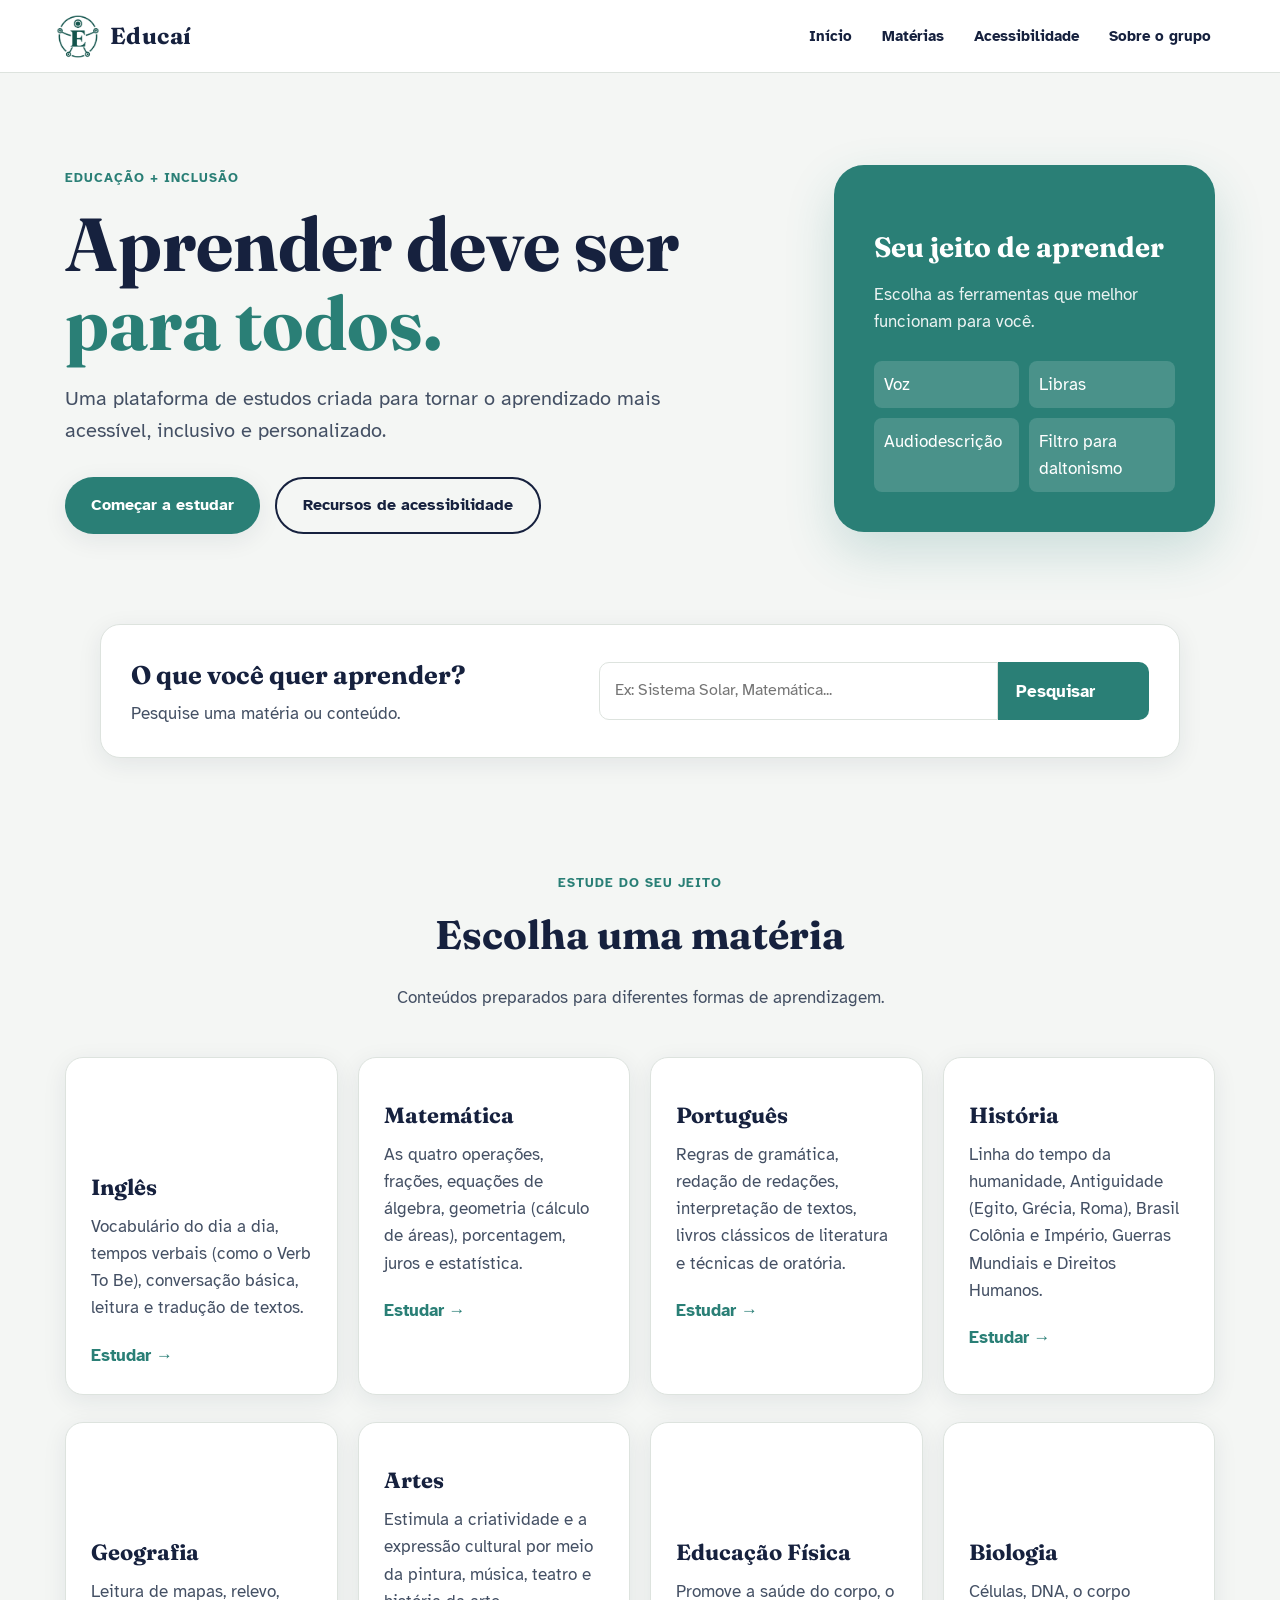
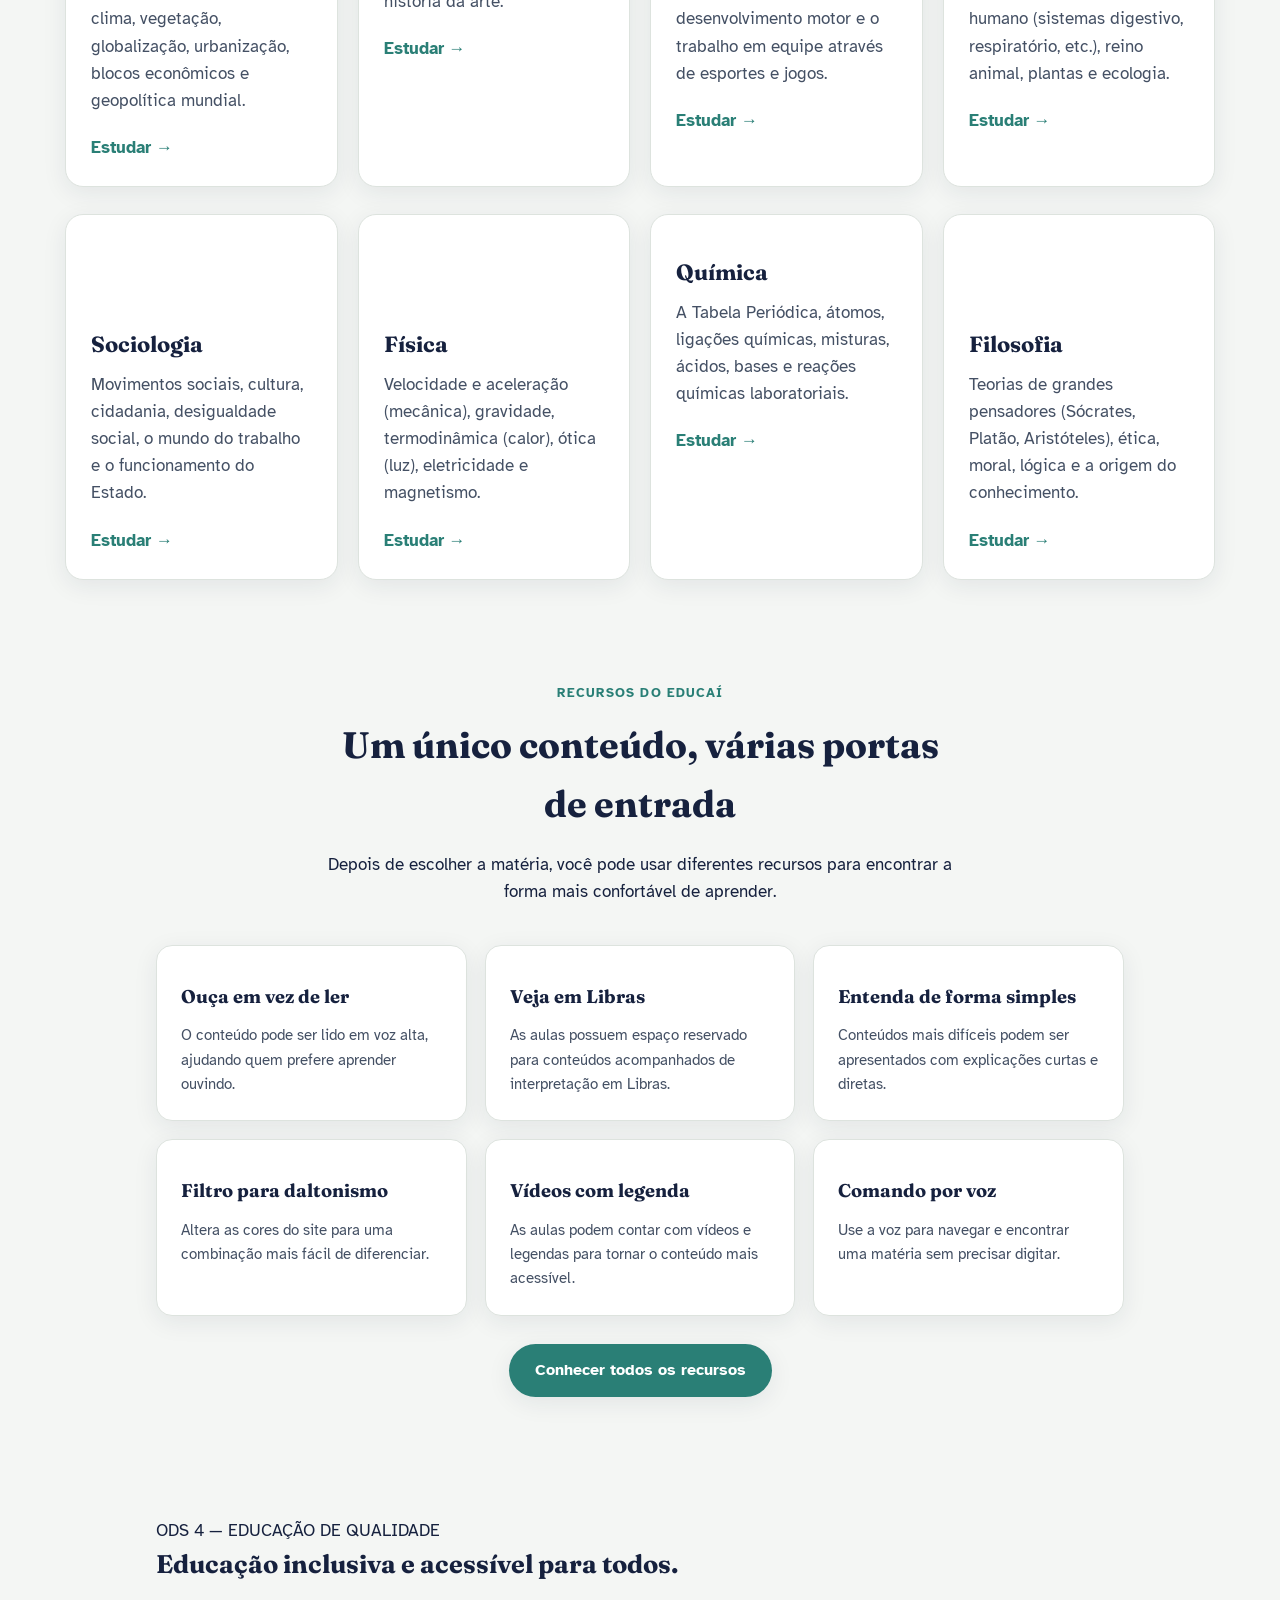
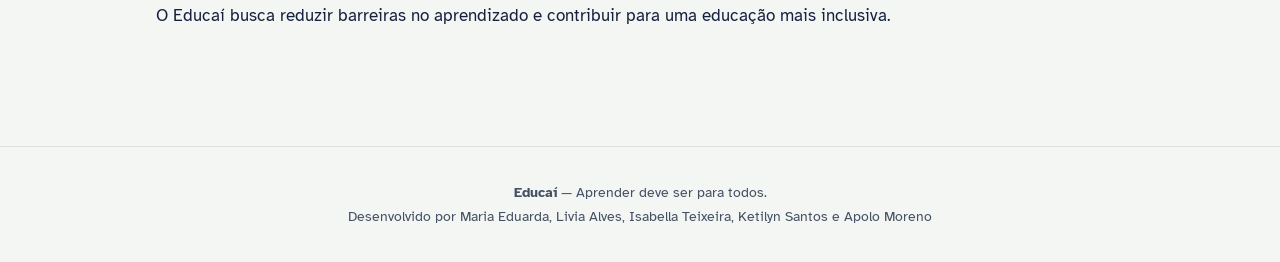
<file: index.html>
<!DOCTYPE html>
<html lang="ptbr">
<head>
    <meta charset="UTF-8">
    <meta name="viewport" content="width=device-width, initial-scale=1.0">
    <title>Educaí</title>
    <link rel="icon" type="image/png" href="img/flavicon.png">
    <link rel="stylesheet" href="css/style.css">
</head>
<body class="inicio">
<header class="top">
  <a class="logo" href="index.html" aria-label="Educaí - Início">
    <div class="logo-mark" aria-hidden="true"><img src="img/logo/logo.png" alt=""></div>
    <span class="logo-text">Educaí</span>
  </a>
  <nav class="top-links" aria-label="Navegação principal">
    <a href="index.html" data-nav="inicio">Início</a>
    <a href="#materias" data-nav="materias">Matérias</a>
    <a href="#recursos-integrados" data-nav="acessibilidade">Acessibilidade</a>
    <a href="sobre.html" data-nav="sobre">Sobre o grupo</a>
  </nav>
</header>

<main id="conteudo-principal">
  <section class="hero" id="inicio">
    <div class="hero-texto">
      <span class="tag">EDUCAÇÃO + INCLUSÃO</span>
      <h1>Aprender deve ser <span>para todos.</span></h1>
      <p>Uma plataforma de estudos criada para tornar o aprendizado mais acessível, inclusivo e personalizado.</p>

      <div class="botoes">
        <a href="#materias" class="btn btn-primary">Começar a estudar</a>
        <a href="acessibilidade.html" class="btn btn-ghost">Recursos de acessibilidade</a>
      </div>
    </div>

    <div class="hero-card" aria-label="Recursos de aprendizagem do Educaí">
      <div class="icone-grande"></div>
      <h2>Seu jeito de aprender</h2>
      <p>Escolha as ferramentas que melhor funcionam para você.</p>
      <div class="mini-recursos">
        <span> Voz</span>
        <span> Libras</span>
        <span> Audiodescrição</span>
        <span> Filtro para daltonismo</span>
      </div>
    </div>
  </section>

  <section class="pesquisa" aria-label="Pesquisa de conteúdos">
    <div>
      <h2>O que você quer aprender?</h2>
      <p>Pesquise uma matéria ou conteúdo.</p>
    </div>
    <form class="barra-pesquisa" id="form-pesquisa">
      <input type="text" id="pesquisa" placeholder="Ex: Sistema Solar, Matemática..." aria-label="Pesquisar conteúdo">
      <button type="submit">Pesquisar</button>
      <button type="button" class="voz" id="mic-search" aria-label="Pesquisar por voz" title="Pesquisar por voz"></button>
    </form>
  </section>

  <section class="materias" id="materias">
    <div class="titulo-secao">
      <span>ESTUDE DO SEU JEITO</span>
      <h2>Escolha uma matéria</h2>
      <p>Conteúdos preparados para diferentes formas de aprendizagem.</p>
    </div>

    <div class="cards-materias">
      <a href="materias.html#ciencias" class="materia">
        <div class="materia-icone">​</div>
        <h3>Inglês</h3>
        <p>Vocabulário do dia a dia, tempos verbais (como o Verb To Be), conversação básica, leitura e tradução de textos.</p>
        <span>Estudar →</span>
      </a>
      <a href="materias.html#matematica" class="materia">
        <div class="materia-icone"></div>
        <h3>Matemática</h3>
        <p>As quatro operações, frações, equações de álgebra, geometria (cálculo de áreas), porcentagem, juros e estatística.</p>
        <span>Estudar →</span>
      </a>
      <a href="portugues.html" class="materia">
        <div class="materia-icone"></div>
        <h3>Português</h3>
        <p>Regras de gramática, redação de redações, interpretação de textos, livros clássicos de literatura e técnicas de oratória.</p>
        <span>Estudar →</span>
      </a>
      <a href="materias.html#historia" class="materia">
        <div class="materia-icone"></div>
        <h3>História</h3>
        <p>Linha do tempo da humanidade, Antiguidade (Egito, Grécia, Roma), Brasil Colônia e Império, Guerras Mundiais e Direitos Humanos.</p>
        <span>Estudar →</span>
      </a>
    </div>
<br>
    <div class="cards-materias">
      <a href="materias.html#ciencias" class="materia">
        <div class="materia-icone">​</div>
        <h3>Geografia</h3>
        <p>Leitura de mapas, relevo, clima, vegetação, globalização, urbanização, blocos econômicos e geopolítica mundial.</p>
        <span>Estudar →</span>
      </a>
      <a href="materias.html#matematica" class="materia">
        <div class="materia-icone"></div>
        <h3>Artes</h3>
        <p> Estimula a criatividade e a expressão cultural por meio da pintura, música, teatro e história da arte.</p>
        <span>Estudar →</span>
      </a>
      <a href="" class="materia">
        <div class="materia-icone">​</div>
        <h3>Educação Física</h3>
        <p>Promove a saúde do corpo, o desenvolvimento motor e o trabalho em equipe através de esportes e jogos.</p>
        <span>Estudar →</span>
      </a>
      <a href="materias.html#historia" class="materia">
        <div class="materia-icone">​​</div>
        <h3>Biologia</h3>
        <p>Células, DNA, o corpo humano (sistemas digestivo, respiratório, etc.), reino animal, plantas e ecologia.</p>
        <span>Estudar →</span>
      </a>
    </div>
<br>
    <div class="cards-materias">
      <a href="materias.html#ciencias" class="materia">
        <div class="materia-icone">​​​​</div>
        <h3>Sociologia</h3>
        <p>Movimentos sociais, cultura, cidadania, desigualdade social, o mundo do trabalho e o funcionamento do Estado.</p>
        <span>Estudar →</span>
      </a>
      <a href="materias.html#matematica" class="materia">
        <div class="materia-icone">​​​</div>
        <h3>Física</h3>
        <p>Velocidade e aceleração (mecânica), gravidade, termodinâmica (calor), ótica (luz), eletricidade e magnetismo.</p>
        <span>Estudar →</span>
      </a>
      <a href="portugues.html#português" class="materia">
        <div class="materia-icone"></div>
        <h3>Química</h3>
        <p> A Tabela Periódica, átomos, ligações químicas, misturas, ácidos, bases e reações químicas laboratoriais.</p>
        <span>Estudar →</span>
      </a>
      <a href="materias.html#historia" class="materia">
        <div class="materia-icone">​​​</div>
        <h3>Filosofia</h3>
        <p>Teorias de grandes pensadores (Sócrates, Platão, Aristóteles), ética, moral, lógica e a origem do conhecimento.</p>
        <span>Estudar →</span>
      </a>
    </div>
  </section>

  <section id="recursos-integrados">
    <div class="section-head">
      <p class="section-eyebrow">Recursos do Educaí</p>
      <h2>Um único conteúdo, várias portas de entrada</h2>
      <p>Depois de escolher a matéria, você pode usar diferentes recursos para encontrar a forma mais confortável de aprender.</p>
    </div>

    <div class="feature-grid">
      <div class="feature-card">
        <span class="emoji"></span>
        <h3>Ouça em vez de ler</h3>
        <p>O conteúdo pode ser lido em voz alta, ajudando quem prefere aprender ouvindo.</p>
      </div>
      <div class="feature-card">
        <span class="emoji"></span>
        <h3>Veja em Libras</h3>
        <p>As aulas possuem espaço reservado para conteúdos acompanhados de interpretação em Libras.</p>
      </div>
      <div class="feature-card">
        <span class="emoji"></span>
        <h3>Entenda de forma simples</h3>
        <p>Conteúdos mais difíceis podem ser apresentados com explicações curtas e diretas.</p>
      </div>
      <div class="feature-card">
        <span class="emoji"></span>
        <h3>Filtro para daltonismo</h3>
        <p>Altera as cores do site para uma combinação mais fácil de diferenciar.</p>
      </div>
      <div class="feature-card">
        <span class="emoji"></span>
        <h3>Vídeos com legenda</h3>
        <p>As aulas podem contar com vídeos e legendas para tornar o conteúdo mais acessível.</p>
      </div>
      <div class="feature-card">
        <span class="emoji"></span>
        <h3>Comando por voz</h3>
        <p>Use a voz para navegar e encontrar uma matéria sem precisar digitar.</p>
      </div>
    </div>

    <div class="cta-row">
      <a class="btn btn-primary" href="acessibilidade.html">Conhecer todos os recursos</a>
    </div>
  </section>

  <section class="ods" aria-label="Objetivo de Desenvolvimento Sustentável 4">
    <div class="ods-icon"></div>
    <div>
      <span>ODS 4 — EDUCAÇÃO DE QUALIDADE</span>
      <h2>Educação inclusiva e acessível para todos.</h2>
      <p>O Educaí busca reduzir barreiras no aprendizado e contribuir para uma educação mais inclusiva.</p>
    </div>
  </section>
</main>

<footer>
  <strong>Educaí</strong> — Aprender deve ser para todos. <br>
  <span>Desenvolvido por Maria Eduarda, Livia Alves, Isabella Teixeira, Ketilyn Santos e Apolo Moreno</span>
</footer>


</body>
</html>
</file>
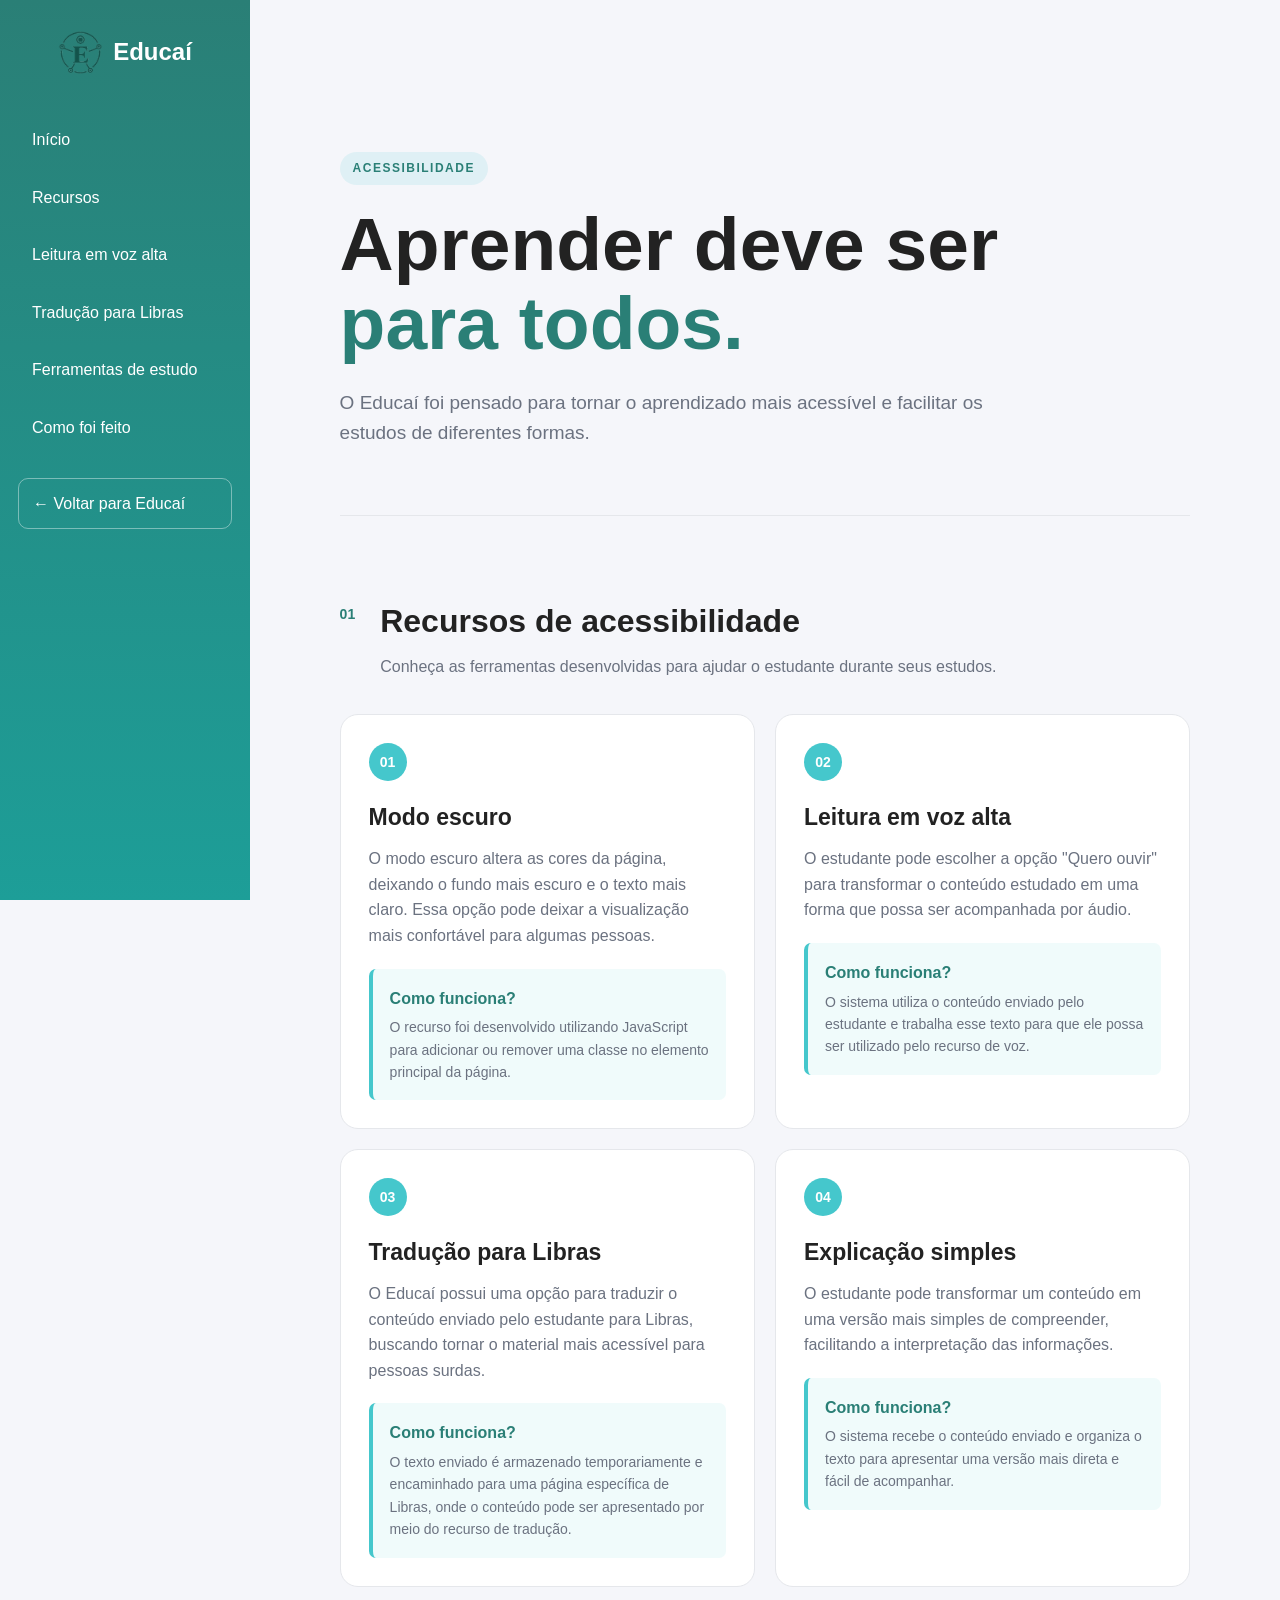
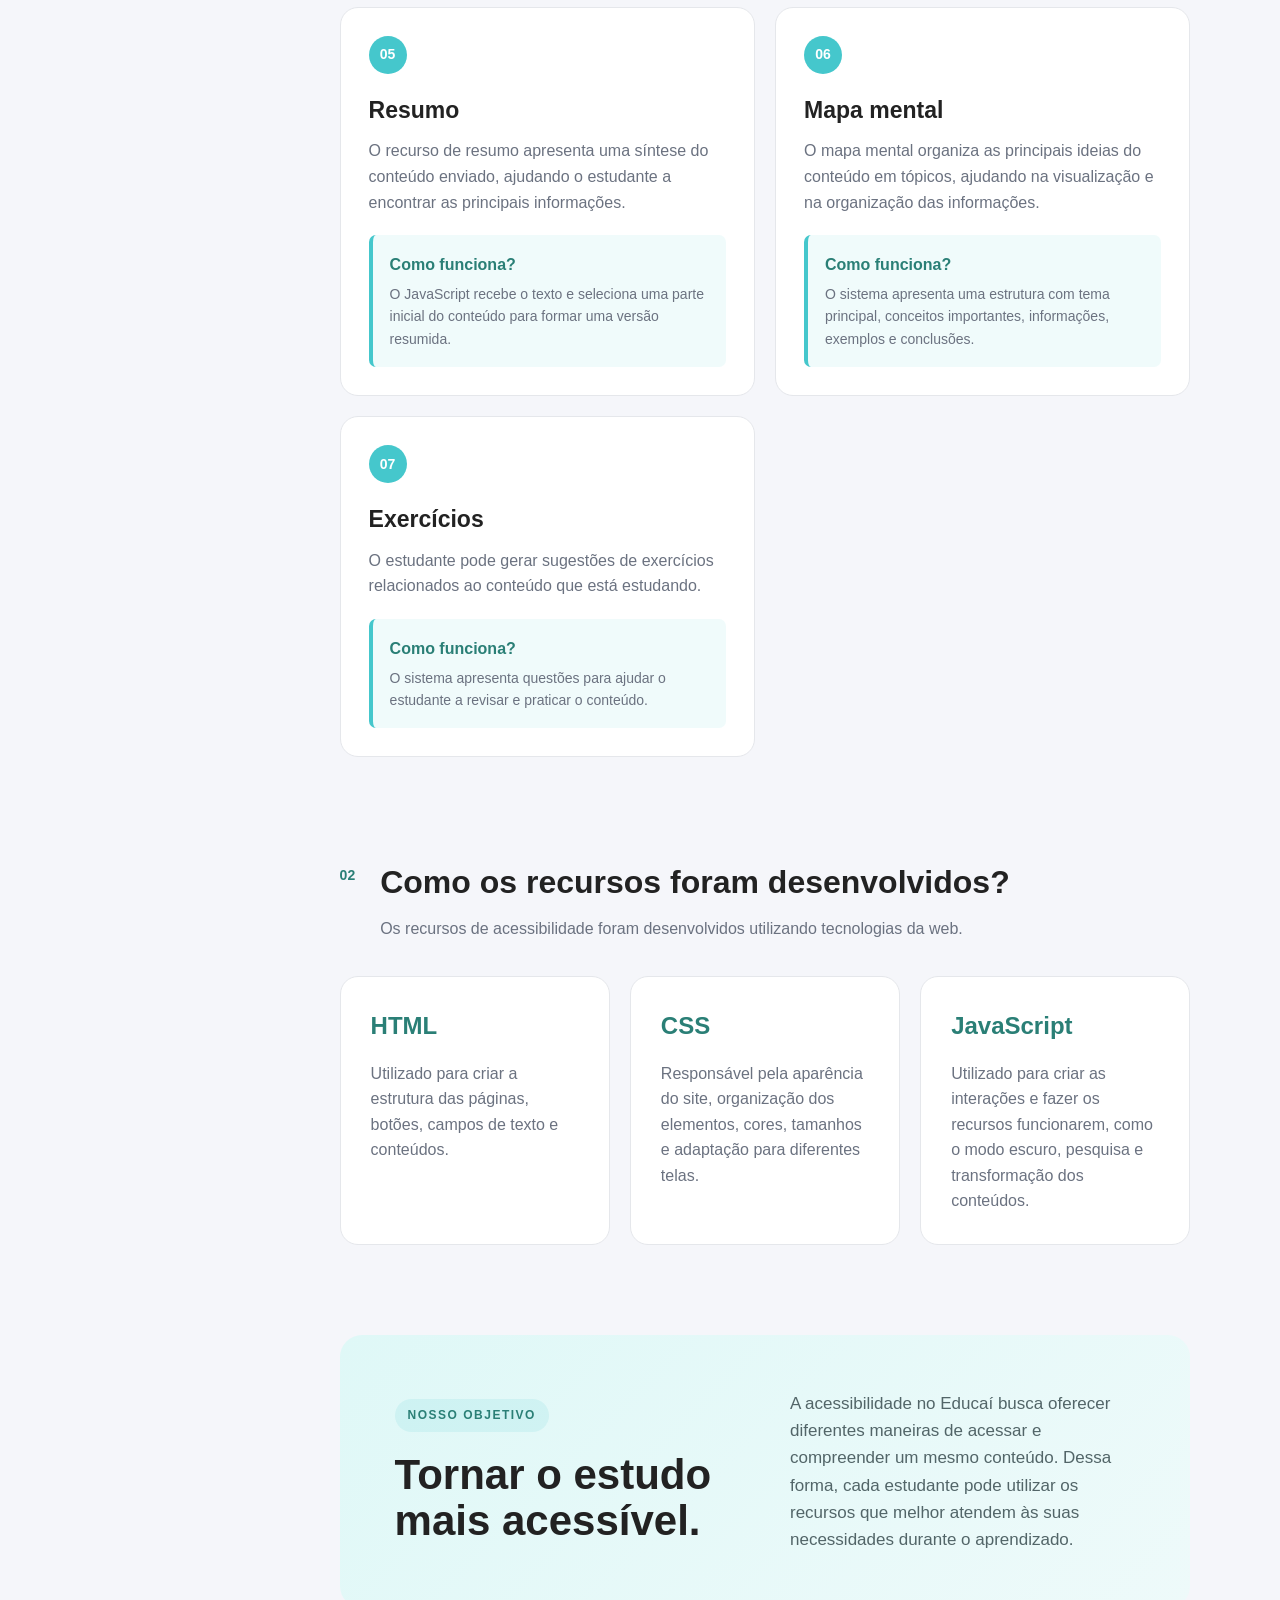
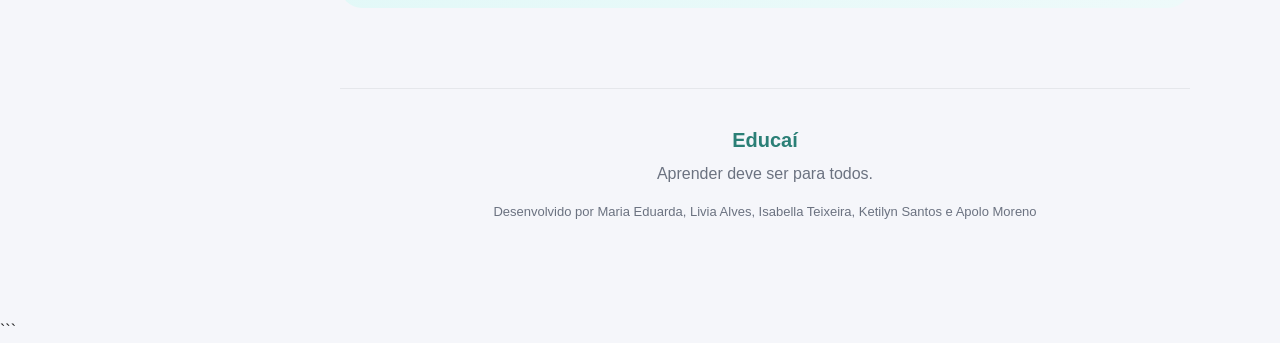
<file: acessibilidade.html>
```html
<!DOCTYPE html>
<html lang="pt-BR">

<head>
    <meta charset="UTF-8">
    <meta name="viewport" content="width=device-width, initial-scale=1.0">

    <title>Acessibilidade - Educaí</title>

    <link rel="stylesheet" href="css/acessibilidade.css">
    <link rel="icon" type="image/png" href="img/flavicon.png">
</head>

<body>

    <!-- MENU LATERAL -->
    <aside class="sidebar">

        <div class="logo">
            <a href="index.html">
                <div class="logo-mark">
                    <img src="img/logo/logo.png" alt="Logo do Educaí">
                </div>

                <span class="logo-text">Educaí</span>
            </a>
        </div>

        <nav>
            <ul class="menu">

                <li>
                    <a href="#inicio">Início</a>
                </li>

                <li>
                    <a href="#recursos">Recursos</a>
                </li>

                <li>
                    <a href="#ouvir">Leitura em voz alta</a>
                </li>

                <li>
                    <a href="#libras">Tradução para Libras</a>
                </li>

                <li>
                    <a href="#estudo">Ferramentas de estudo</a>
                </li>

                <li>
                    <a href="#como">Como foi feito</a>
                </li>

                <li>
                    <a href="index.html" class="voltar">
                        ← Voltar para Educaí
                    </a>
                </li>

            </ul>
        </nav>

    </aside>


    <!-- CONTEÚDO PRINCIPAL -->
    <main class="main">

        <!-- INÍCIO -->
        <section id="inicio" class="intro">

            <span class="tag">ACESSIBILIDADE</span>

            <h1>
                Aprender deve ser<br>
                <strong>para todos.</strong>
            </h1>

            <p>
                O Educaí foi pensado para tornar o aprendizado mais
                acessível e facilitar os estudos de diferentes formas.
            </p>

        </section>


        <!-- RECURSOS -->
        <section id="recursos">

            <div class="section-header">

                <span class="numero">01</span>

                <div>
                    <h2>Recursos de acessibilidade</h2>

                    <p>
                        Conheça as ferramentas desenvolvidas para ajudar
                        o estudante durante seus estudos.
                    </p>
                </div>

            </div>


            <div class="cards">

                <!-- MODO ESCURO -->
                <article class="card">

                    <div class="card-number">01</div>

                    <h3>Modo escuro</h3>

                    <p>
                        O modo escuro altera as cores da página,
                        deixando o fundo mais escuro e o texto mais claro.
                        Essa opção pode deixar a visualização mais confortável
                        para algumas pessoas.
                    </p>

                    <div class="como-funciona">

                        <strong>Como funciona?</strong>

                        <p>
                            O recurso foi desenvolvido utilizando
                            JavaScript para adicionar ou remover uma classe
                            no elemento principal da página.
                        </p>

                    </div>

                </article>


                <!-- LEITURA -->
                <article class="card" id="ouvir">

                    <div class="card-number">02</div>

                    <h3>Leitura em voz alta</h3>

                    <p>
                        O estudante pode escolher a opção
                        "Quero ouvir" para transformar o conteúdo
                        estudado em uma forma que possa ser acompanhada
                        por áudio.
                    </p>

                    <div class="como-funciona">

                        <strong>Como funciona?</strong>

                        <p>
                            O sistema utiliza o conteúdo enviado pelo
                            estudante e trabalha esse texto para que
                            ele possa ser utilizado pelo recurso de voz.
                        </p>

                    </div>

                </article>


                <!-- LIBRAS -->
                <article class="card" id="libras">

                    <div class="card-number">03</div>

                    <h3>Tradução para Libras</h3>

                    <p>
                        O Educaí possui uma opção para traduzir o conteúdo
                        enviado pelo estudante para Libras, buscando tornar
                        o material mais acessível para pessoas surdas.
                    </p>

                    <div class="como-funciona">

                        <strong>Como funciona?</strong>

                        <p>
                            O texto enviado é armazenado temporariamente
                            e encaminhado para uma página específica
                            de Libras, onde o conteúdo pode ser apresentado
                            por meio do recurso de tradução.
                        </p>

                    </div>

                </article>


                <!-- EXPLICAÇÃO SIMPLES -->
                <article class="card">

                    <div class="card-number">04</div>

                    <h3>Explicação simples</h3>

                    <p>
                        O estudante pode transformar um conteúdo em uma
                        versão mais simples de compreender, facilitando
                        a interpretação das informações.
                    </p>

                    <div class="como-funciona">

                        <strong>Como funciona?</strong>

                        <p>
                            O sistema recebe o conteúdo enviado e organiza
                            o texto para apresentar uma versão mais direta
                            e fácil de acompanhar.
                        </p>

                    </div>

                </article>


                <!-- RESUMO -->
                <article class="card" id="estudo">

                    <div class="card-number">05</div>

                    <h3>Resumo</h3>

                    <p>
                        O recurso de resumo apresenta uma síntese do
                        conteúdo enviado, ajudando o estudante a encontrar
                        as principais informações.
                    </p>

                    <div class="como-funciona">

                        <strong>Como funciona?</strong>

                        <p>
                            O JavaScript recebe o texto e seleciona uma
                            parte inicial do conteúdo para formar uma
                            versão resumida.
                        </p>

                    </div>

                </article>


                <!-- MAPA MENTAL -->
                <article class="card">

                    <div class="card-number">06</div>

                    <h3>Mapa mental</h3>

                    <p>
                        O mapa mental organiza as principais ideias
                        do conteúdo em tópicos, ajudando na visualização
                        e na organização das informações.
                    </p>

                    <div class="como-funciona">

                        <strong>Como funciona?</strong>

                        <p>
                            O sistema apresenta uma estrutura com tema
                            principal, conceitos importantes, informações,
                            exemplos e conclusões.
                        </p>

                    </div>

                </article>


                <!-- EXERCÍCIOS -->
                <article class="card">

                    <div class="card-number">07</div>

                    <h3>Exercícios</h3>

                    <p>
                        O estudante pode gerar sugestões de exercícios
                        relacionados ao conteúdo que está estudando.
                    </p>

                    <div class="como-funciona">

                        <strong>Como funciona?</strong>

                        <p>
                            O sistema apresenta questões para ajudar
                            o estudante a revisar e praticar o conteúdo.
                        </p>

                    </div>

                </article>

            </div>

        </section>


        <!-- COMO FOI DESENVOLVIDO -->
        <section id="como" class="como-section">

            <div class="section-header">

                <span class="numero">02</span>

                <div>
                    <h2>Como os recursos foram desenvolvidos?</h2>

                    <p>
                        Os recursos de acessibilidade foram desenvolvidos
                        utilizando tecnologias da web.
                    </p>
                </div>

            </div>


            <div class="tecnologias">

                <div class="tecnologia">

                    <span>HTML</span>

                    <p>
                        Utilizado para criar a estrutura das páginas,
                        botões, campos de texto e conteúdos.
                    </p>

                </div>


                <div class="tecnologia">

                    <span>CSS</span>

                    <p>
                        Responsável pela aparência do site, organização
                        dos elementos, cores, tamanhos e adaptação
                        para diferentes telas.
                    </p>

                </div>


                <div class="tecnologia">

                    <span>JavaScript</span>

                    <p>
                        Utilizado para criar as interações e fazer
                        os recursos funcionarem, como o modo escuro,
                        pesquisa e transformação dos conteúdos.
                    </p>

                </div>

            </div>

        </section>


        <!-- ACESSIBILIDADE NA PRÁTICA -->
        <section class="destaque">

            <div>

                <span class="tag">NOSSO OBJETIVO</span>

                <h2>
                    Tornar o estudo<br>
                    mais acessível.
                </h2>

            </div>

            <p>
                A acessibilidade no Educaí busca oferecer diferentes
                maneiras de acessar e compreender um mesmo conteúdo.
                Dessa forma, cada estudante pode utilizar os recursos
                que melhor atendem às suas necessidades durante o aprendizado.
            </p>

        </section>


        <!-- RODAPÉ -->
        <footer>

            <strong>Educaí</strong>

            <p>
                Aprender deve ser para todos.
            </p>

            <span>
                Desenvolvido por Maria Eduarda, Livia Alves,
                Isabella Teixeira, Ketilyn Santos e Apolo Moreno
            </span>

        </footer>

    </main>

</body>

</html>
```
</file>
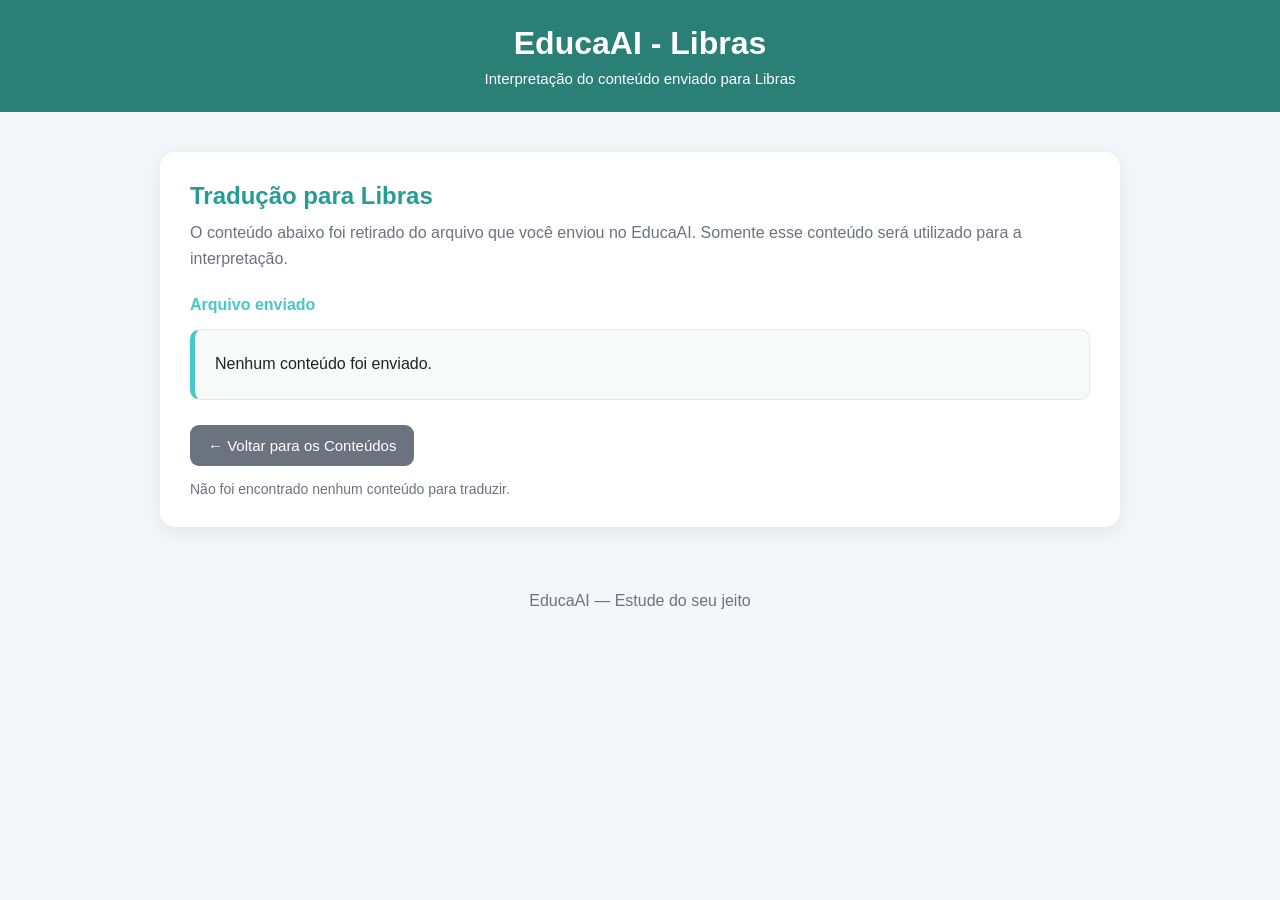
<file: libras.html>
<!DOCTYPE html>
<html lang="pt-BR">

<head>
    <meta charset="UTF-8">
    <meta name="viewport" content="width=device-width, initial-scale=1.0">

    <title>EducaAI - Libras</title>

    <style>
        * {
            margin: 0;
            padding: 0;
            box-sizing: border-box;
            font-family: Arial, Helvetica, sans-serif;
        }

        body {
            background: #f5f6fa;
            color: #222;
        }

        header {
            background: #2A7F76;
            color: white;
            padding: 25px;
            text-align: center;
        }

        header h1 {
            margin-bottom: 8px;
        }

        header p {
            font-size: 15px;
        }

        main {
            max-width: 1000px;
            margin: 40px auto;
            padding: 0 20px;
        }

        .card {
            background: white;
            border-radius: 15px;
            padding: 30px;
            box-shadow: 0 5px 20px rgba(0, 0, 0, 0.08);
        }

        .card h2 {
            color: #259c96;
            margin-bottom: 10px;
        }

        .info {
            color: #6b7280;
            margin-bottom: 25px;
            line-height: 1.6;
        }

        #nomeArquivo {
            font-weight: bold;
            color: #45c7cc;
            margin-bottom: 15px;
        }

        #conteudoArquivo {
            background: #f8fafa;
            border: 1px solid #e5e7eb;
            border-left: 5px solid #45c7cc;
            border-radius: 10px;
            padding: 20px;
            line-height: 1.8;
            white-space: pre-wrap;
            max-height: 500px;
            overflow-y: auto;
            font-size: 16px;
        }

        .botoes {
            margin-top: 25px;
            display: flex;
            gap: 12px;
            flex-wrap: wrap;
        }

        button {
            border: none;
            background: #45c7cc;
            color: white;
            padding: 12px 18px;
            border-radius: 9px;
            cursor: pointer;
            font-size: 15px;
        }

        button:hover {
            background: #259c96;
        }

        .voltar {
            background: #6b7280;
        }

        .voltar:hover {
            background: #4b5563;
        }

        #status {
            margin-top: 15px;
            color: #6b7280;
            font-size: 14px;
        }

        footer {
            text-align: center;
            margin-top: 40px;
            padding: 25px;
            color: #6b7280;
        }

        [vw] {
            z-index: 9999;
        }
    </style>

    <script src="https://vlibras.gov.br/app/vlibras-plugin.js"></script>

</head>

<body>

    <header>
        <h1>EducaAI - Libras</h1>
        <p>Interpretação do conteúdo enviado para Libras</p>
    </header>

    <main>

        <div class="card">

            <h2>Tradução para Libras</h2>

            <p class="info">
                O conteúdo abaixo foi retirado do arquivo que você enviou
                no EducaAI. Somente esse conteúdo será utilizado para a
                interpretação.
            </p>

            <div id="nomeArquivo">
                Arquivo enviado
            </div>

            <div id="conteudoArquivo">
                Carregando conteúdo...
            </div>

            <div class="botoes">

                

                <button class="voltar" onclick="voltarConteúdos()">
                    ← Voltar para os Conteúdos
                </button>

            </div>

            <p id="status">
                Preparando o VLibras...
            </p>

        </div>

    </main>

    <footer>
        EducaAI — Estude do seu jeito 
    </footer>

    <div vw class="enabled">

        <div vw-access-button class="active"></div>

        <div vw-plugin-wrapper>

            <div class="vw-plugin-top-wrapper"></div>

        </div>

    </div>

    <script>

        const texto = sessionStorage.getItem("educai_libras_texto");
        const nome = sessionStorage.getItem("educai_libras_nome");

        const conteudoArquivo =
            document.getElementById("conteudoArquivo");

        const nomeArquivo =
            document.getElementById("nomeArquivo");

        const status =
            document.getElementById("status");

        if (nome) {

            nomeArquivo.textContent =
                " Arquivo: " + nome;

        }

        if (texto) {

            conteudoArquivo.textContent = texto;

        } else {

            conteudoArquivo.textContent =
                "Nenhum conteúdo foi enviado.";

            status.textContent =
                "Não foi encontrado nenhum conteúdo para traduzir.";

        }

        window.addEventListener("load", function () {

            new window.VLibras.Widget({

                rootPath: "https://vlibras.gov.br/app",

                avatar: "random",

                position: "R"

            });

            aguardarVLibras();

        });

        function selecionarConteudo() {

            const elemento =
                document.getElementById("conteudoArquivo");

            if (!elemento) {
                return;
            }

            const selecao =
                window.getSelection();

            const intervalo =
                document.createRange();

            intervalo.selectNodeContents(elemento);

            selecao.removeAllRanges();

            selecao.addRange(intervalo);

        }

        function abrirWidgetAutomaticamente() {

            selecionarConteudo();

            if (
                window.VLibrasWidget &&
                window.VLibrasWidget.initBtn
            ) {

                const botao = window.VLibrasWidget.initBtn;

                try {

                    botao.focus();
                    botao.click();

                    status.textContent =
                        "VLibras aberto automaticamente.";

                    setTimeout(function () {
                        selecionarConteudo();
                    }, 1000);

                    return true;

                } catch (erro) {

                    console.log(erro);

                }

            }

            return false;

        }

        function aguardarVLibras() {

            let tentativas = 0;

            const intervalo = setInterval(function () {

                tentativas++;

                if (abrirWidgetAutomaticamente()) {

                    clearInterval(intervalo);

                    return;

                }

                if (tentativas >= 20) {

                    clearInterval(intervalo);

                    status.textContent =
                        "O VLibras carregou. Clique no botão para abrir.";

                }

            }, 1000);

        }

        document
            .getElementById("traduzir")
            .addEventListener("click", function () {

                selecionarConteudo();

                if (
                    window.VLibrasWidget &&
                    window.VLibrasWidget.initBtn
                ) {

                    window.VLibrasWidget.initBtn.click();

                    setTimeout(function () {
                        selecionarConteudo();
                    }, 500);

                    status.textContent =
                        "O conteúdo do arquivo está selecionado para tradução.";

                } else {

                    status.textContent =
                        "O VLibras ainda está carregando.";

                }

            });

        function voltarConteúdos() {

            window.location.href = "portugues.html";

        }

    </script>

</body>

</html>
</file>
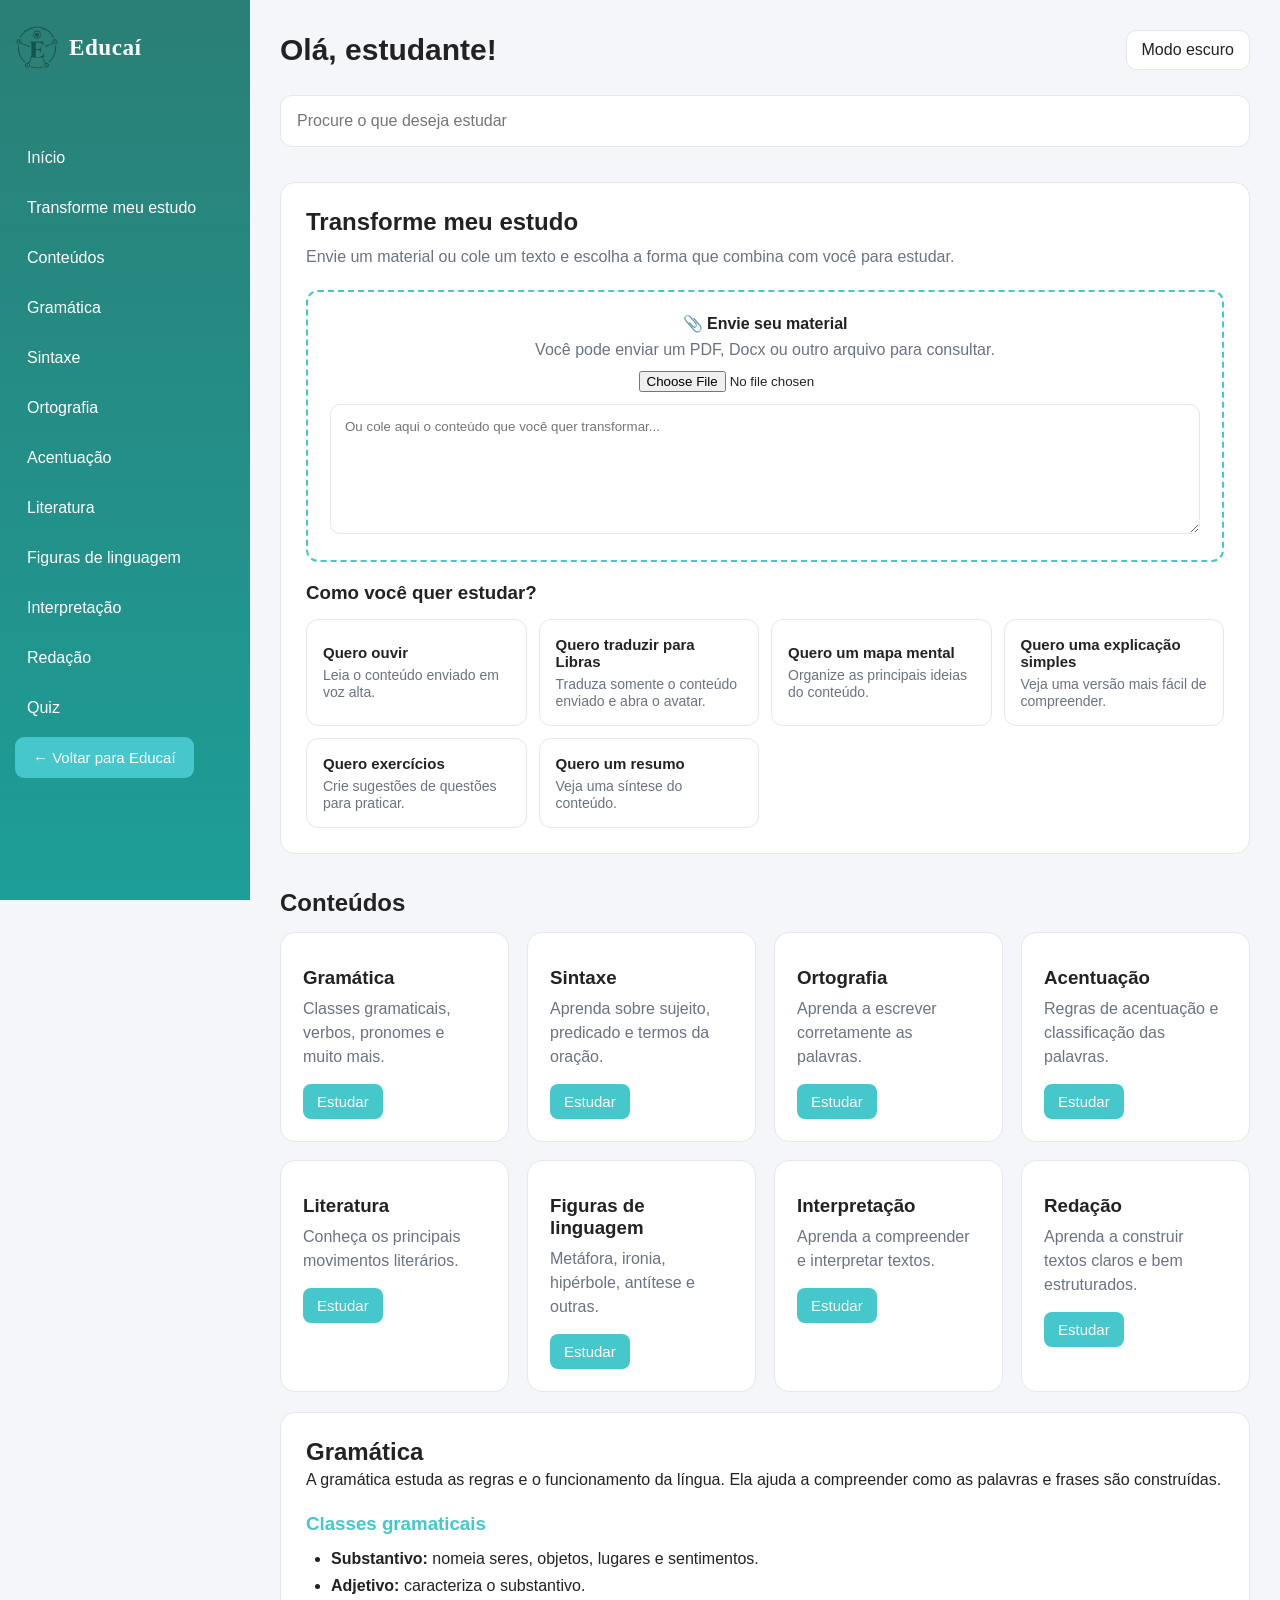
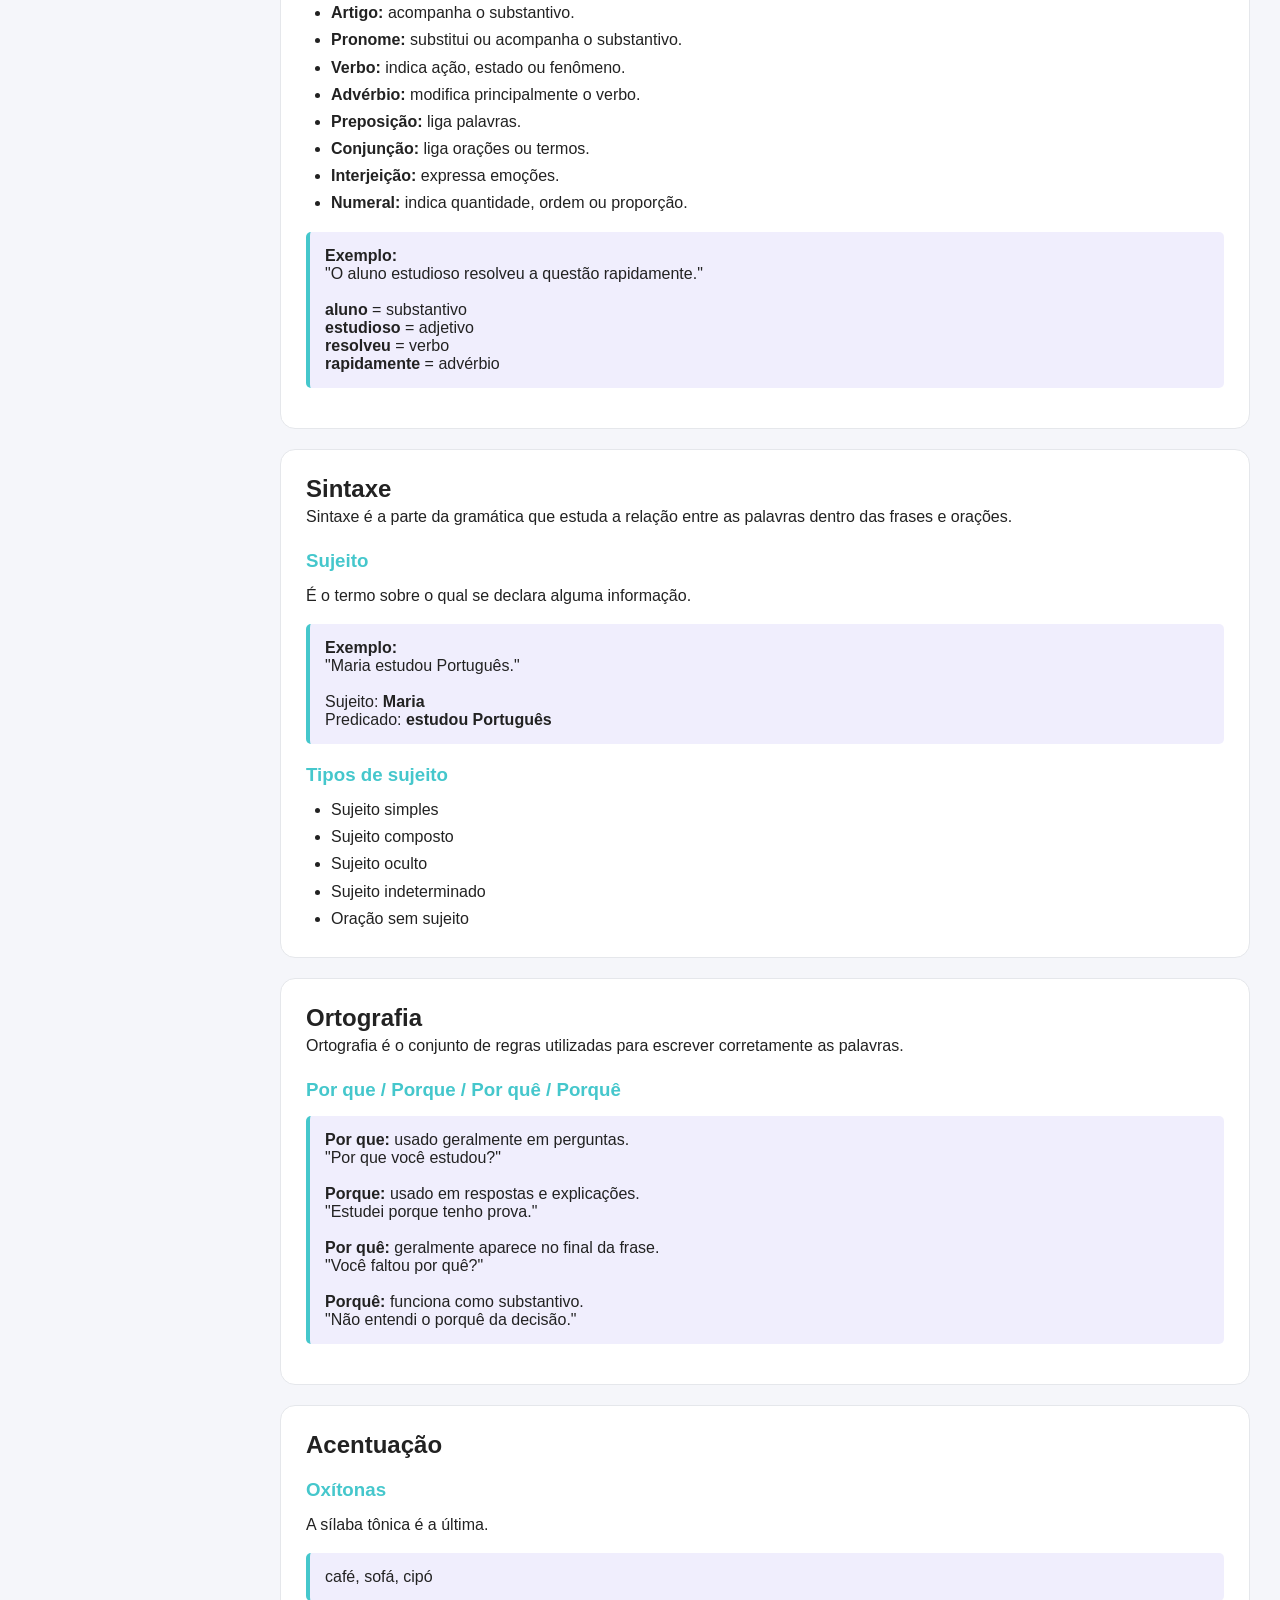
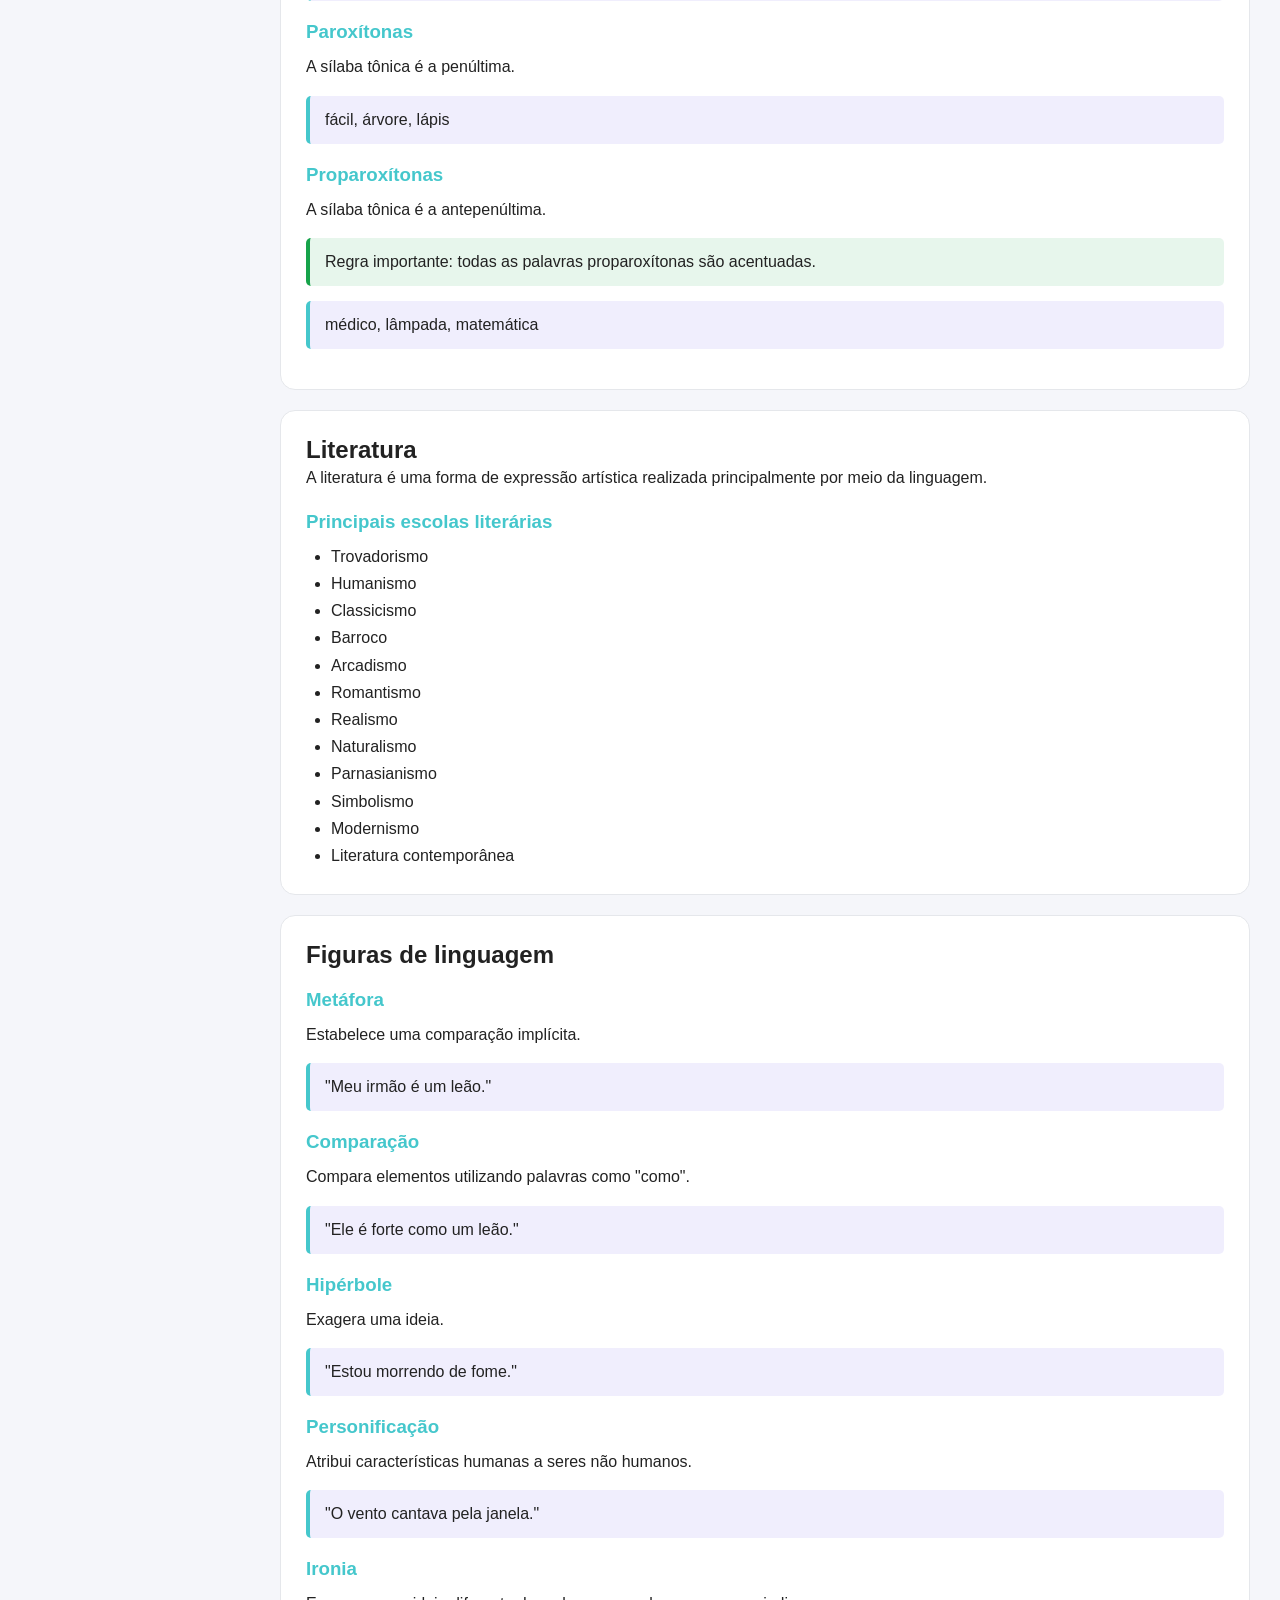
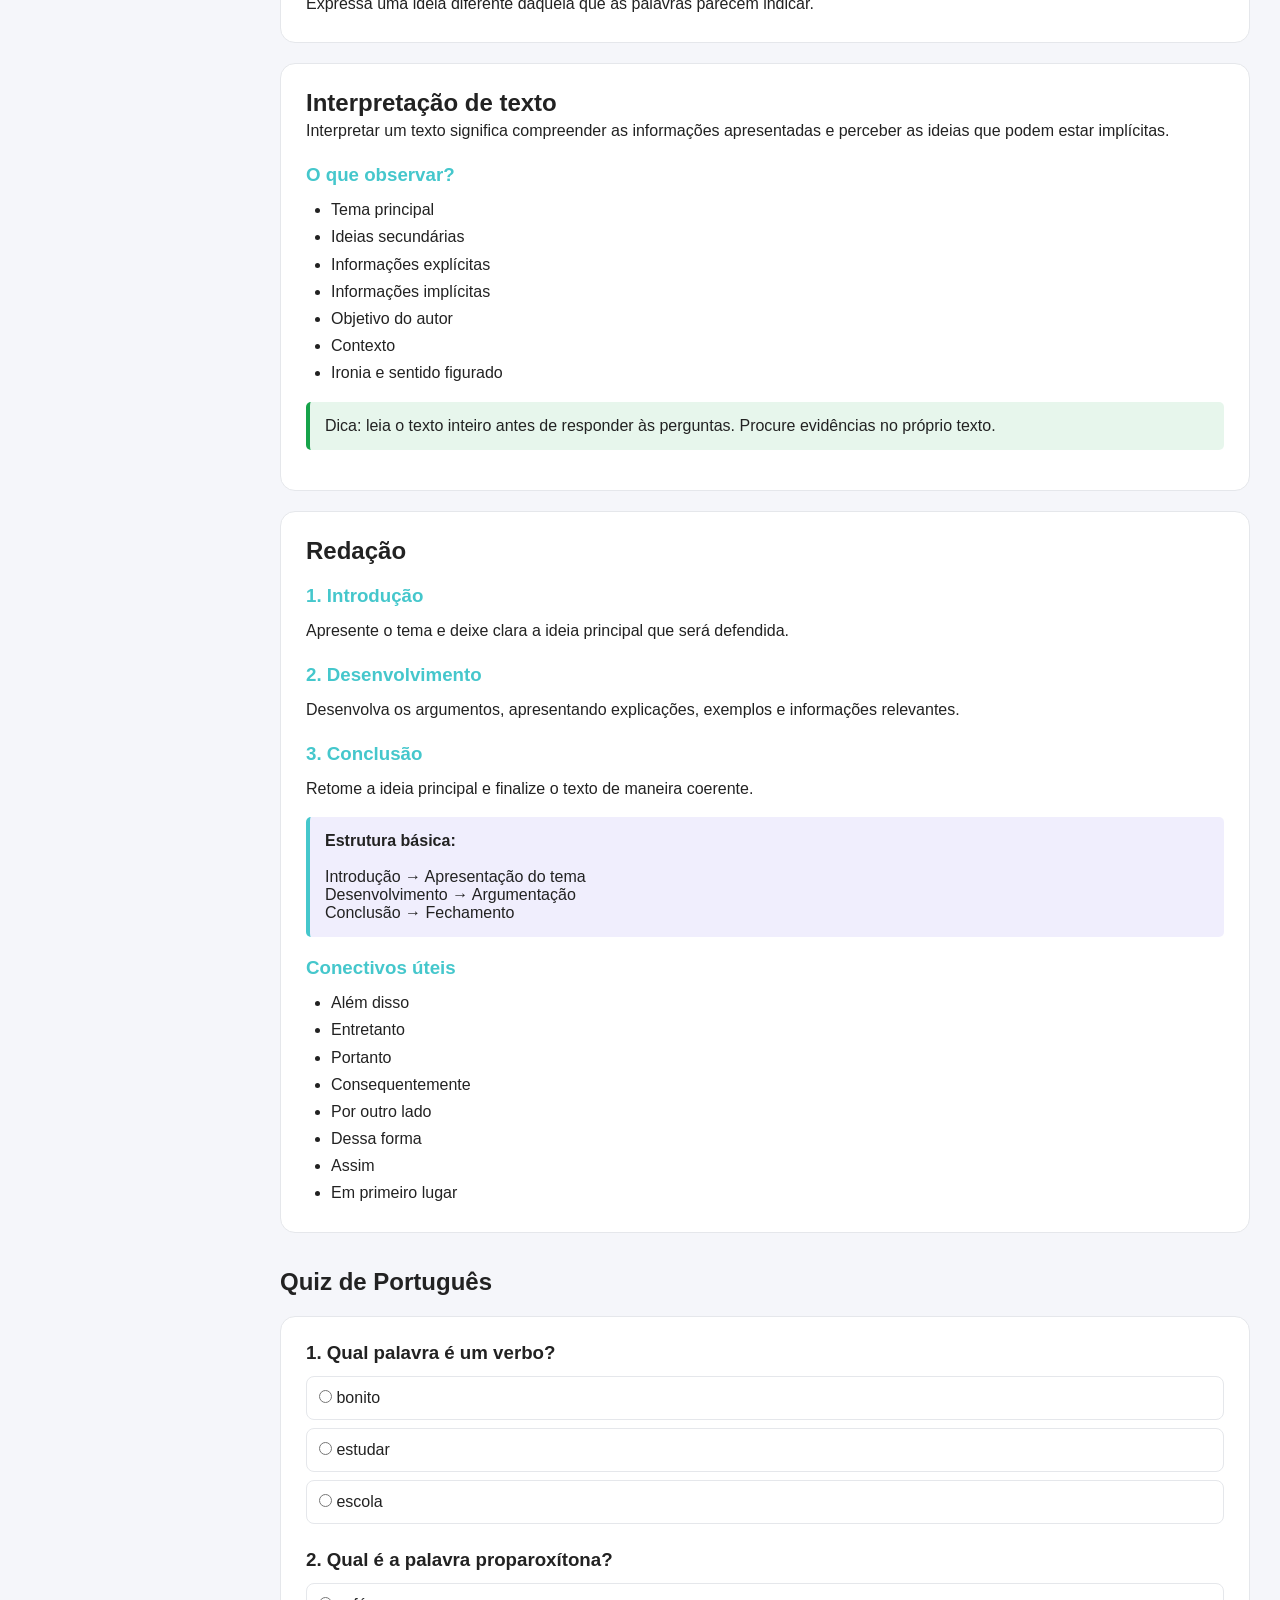
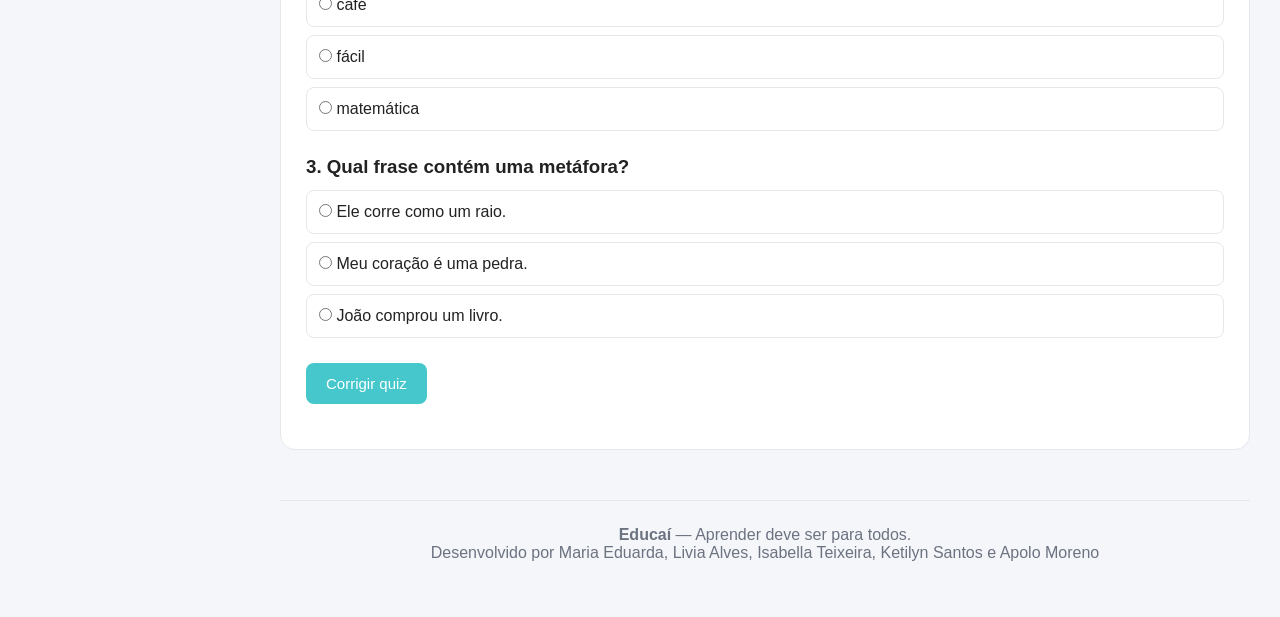
<file: portugues.html>
<!DOCTYPE html>
<html lang="pt-BR">
<head>
    <meta charset="UTF-8">
    <meta name="viewport" content="width=device-width, initial-scale=1.0">
    <title>Portugues- Educaí</title>
    <link rel="icon" type="image/png" href="img/flavicon.png">


    <style>
        * {
            margin: 0;
            padding: 0;
            box-sizing: border-box;
            font-family: Arial, Helvetica, sans-serif;
        }

        :root {
            --primary: #45c7cc;
            --secondary: #46c2bc;
            --background: #f5f6fa;
            --card: #ffffff;
            --text: #222;
            --muted: #6b7280;
            --border: #e5e7eb;
            --success: #16a34a;
            --danger: #dc2626;
        }

        body.dark {
            --background: #111827;
            --card: #1f2937;
            --text: #f9fafb;
            --muted: #9ca3af;
            --border: #374151;
        }

        html {
            scroll-behavior: smooth;
        }

        body {
            background: var(--background);
            color: var(--text);
            transition: 0.3s;
        }

       

        .sidebar {
            position: fixed;
            left: 0;
            top: 0;
            width: 250px;
            height: 100vh;
            background: linear-gradient(180deg, #2a7f76, #1d9e98);
            color: white;
            padding: 25px 15px;
            z-index: 1000;
            overflow-y: auto;
        }

        .logo {
            text-align: center;
            margin-bottom: 30px;
        }

        .logo h1 {
            font-size: 24px;
        }

        .logo p {
            font-size: 12px;
            opacity: 0.8;
            margin-top: 5px;
        }

        .menu {
            list-style: none;
        }

        .menu li {
            margin: 8px 0;
        }

        .menu a {
            display: block;
            color: white;
            text-decoration: none;
            padding: 12px;
            border-radius: 10px;
            transition: 0.2s;
        }

        .menu a:hover {
            background: rgba(255,255,255,0.18);
            transform: translateX(4px);
        }

      

        .main {
            margin-left: 250px;
            padding: 30px;
        }

        header {
            display: flex;
            justify-content: space-between;
            align-items: center;
            margin-bottom: 25px;
        }

        .welcome h2 {
            font-size: 30px;
        }

        .welcome p {
            color: var(--muted);
            margin-top: 5px;
        }

        .theme-btn {
            border: none;
            background: var(--card);
            color: var(--text);
            border: 1px solid var(--border);
            padding: 10px 15px;
            border-radius: 10px;
            cursor: pointer;
            font-size: 16px;
        }

       

        .search-box {
            margin-bottom: 30px;
        }

        .search-box input {
            width: 100%;
            padding: 16px;
            border: 1px solid var(--border);
            border-radius: 12px;
            outline: none;
            background: var(--card);
            color: var(--text);
            font-size: 16px;
        }

        .search-box input:focus {
            border-color: var(--primary);
        }

       
        .transforme {
            background: var(--card);
            border: 1px solid var(--border);
            border-radius: 15px;
            padding: 25px;
            margin-top: 35px;
        }

        .transforme-header {
            margin-bottom: 20px;
        }

        .transforme-header h2 {
            margin-bottom: 8px;
        }

        .transforme-header p {
            color: var(--muted);
            line-height: 1.6;
        }

        .transforme-upload {
            border: 2px dashed var(--primary);
            border-radius: 12px;
            padding: 22px;
            text-align: center;
            margin-bottom: 20px;
        }

        .transforme-upload input {
            margin-top: 12px;
            max-width: 100%;
        }

        .transforme-options {
            display: grid;
            grid-template-columns: repeat(auto-fit, minmax(180px, 1fr));
            gap: 12px;
            margin-top: 15px;
        }

        .transforme-option {
            border: 1px solid var(--border);
            background: var(--card);
            color: var(--text);
            border-radius: 12px;
            padding: 16px;
            cursor: pointer;
            text-align: left;
            transition: 0.2s;
        }

        .transforme-option:hover {
            transform: translateY(-3px);
            border-color: var(--primary);
            box-shadow: 0 6px 15px rgba(0,0,0,0.07);
        }

        .transforme-option strong {
            display: block;
            margin-bottom: 5px;
        }

        .transforme-option span {
            color: var(--muted);
            font-size: 14px;
        }

        .transforme-input {
            width: 100%;
            min-height: 130px;
            resize: vertical;
            padding: 14px;
            border: 1px solid var(--border);
            border-radius: 10px;
            outline: none;
            background: var(--card);
            color: var(--text);
            font-family: Arial, Helvetica, sans-serif;
            margin-top: 12px;
        }

        .transforme-input:focus {
            border-color: var(--primary);
        }

        .transforme-result {
            display: none;
            margin-top: 20px;
            padding: 20px;
            border-radius: 12px;
            background: rgba(69,199,204,0.08);
            border-left: 4px solid var(--primary);
            line-height: 1.7;
        }

        .transforme-result h3 {
            margin-bottom: 10px;
            color: var(--primary);
        }

        .transforme-result.show {
            display: block;
        }

        .libras-info {
            background: var(--card);
            border: 1px solid var(--border);
            border-radius: 12px;
            padding: 16px;
        }

        .conteudo-libras {
            max-height: 260px;
            overflow-y: auto;
            margin-top: 12px;
            padding: 14px;
            background: rgba(69,199,204,0.06);
            border: 1px solid var(--border);
            border-radius: 10px;
            white-space: pre-wrap;
            line-height: 1.6;
        }

        .arquivo-status {
            display: block;
            margin-top: 10px;
            color: var(--muted);
            font-size: 14px;
        }

        .transforme-result ul {
            margin-left: 22px;
        }

        .transforme-clear {
            margin-top: 12px;
            border: 1px solid var(--border);
            background: var(--card);
            color: var(--text);
            padding: 9px 14px;
            border-radius: 8px;
            cursor: pointer;
        }

        @media (max-width: 600px) {
            .transforme-options {
                grid-template-columns: 1fr;
            }
        }

        
        .section-title {
            margin: 35px 0 15px;
            font-size: 24px;
        }

        .cards {
            display: grid;
            grid-template-columns: repeat(4, 1fr);
            gap: 18px;
        }

        .card {
            background: var(--card);
            border: 1px solid var(--border);
            border-radius: 15px;
            padding: 22px;
            transition: 0.25s;
        }

        .card:hover {
            transform: translateY(-5px);
            box-shadow: 0 10px 25px rgba(0,0,0,0.08);
        }

        .card .icon {
            font-size: 35px;
            margin-bottom: 12px;
        }

        .card h3 {
            margin-bottom: 8px;
        }

        .card p {
            color: var(--muted);
            line-height: 1.5;
        }

        .card button {
            margin-top: 15px;
            border: none;
            background: var(--primary);
            color: white;
            padding: 9px 14px;
            border-radius: 8px;
            cursor: pointer;
        }


        .progress-card {
            background: var(--card);
            border: 1px solid var(--border);
            border-radius: 15px;
            padding: 25px;
            margin-top: 20px;
        }

        .progress-info {
            display: flex;
            justify-content: space-between;
            margin-bottom: 10px;
        }

        .progress-bar {
            width: 100%;
            height: 15px;
            background: #ddd;
            border-radius: 20px;
            overflow: hidden;
        }

        .progress-fill {
            height: 100%;
            width: 35%;
            background: linear-gradient(90deg, #3dc5ba, #43beaa);
            border-radius: 20px;
            transition: width 0.5s;
        }

       

        .study {
            background: var(--card);
            border: 1px solid var(--border);
            border-radius: 15px;
            padding: 25px;
            margin-top: 20px;
        }

        .study h3 {
            color: var(--primary);
            margin: 20px 0 10px;
        }

        .study p,
        .study li {
            line-height: 1.7;
        }

        .study ul {
            margin-left: 25px;
        }

        .example {
            background: rgba(108,92,231,0.1);
            border-left: 4px solid var(--primary);
            padding: 15px;
            margin: 15px 0;
            border-radius: 5px;
        }

        .tip {
            background: rgba(22,163,74,0.1);
            border-left: 4px solid var(--success);
            padding: 15px;
            margin: 15px 0;
            border-radius: 5px;
        }

     

        .quiz {
            background: var(--card);
            border: 1px solid var(--border);
            padding: 25px;
            border-radius: 15px;
            margin-top: 20px;
        }

        .question {
            margin-bottom: 25px;
        }

        .question h3 {
            margin-bottom: 12px;
        }

        .option {
            display: block;
            padding: 12px;
            margin: 8px 0;
            border: 1px solid var(--border);
            border-radius: 8px;
            cursor: pointer;
            transition: 0.2s;
        }

        .option:hover {
            background: rgba(108,92,231,0.1);
        }

        .quiz button {
            padding: 12px 20px;
            border: none;
            background: var(--primary);
            color: white;
            border-radius: 8px;
            cursor: pointer;
        }

        .logo{
            display:inline-flex;
            align-items:center;
            gap:10px;
            min-width:0;
            text-decoration:none;
            flex-shrink:0;
            }
            .logo-mark{
            width:44px;
            height:44px;
            display:grid;
            place-items:center;
            flex-shrink:0;
            }
            .logo-mark img{
            display:block;
            width:100%;
            height:100%;
            object-fit:contain;
            }
            .logo-text{
            font-family:'Fraunces',serif;
            font-weight:700;
            font-size:1.45rem;
            letter-spacing:.02em;
            color:var(--ink);
            color: white;
        }

        #resultado {
            margin-top: 20px;
            font-size: 20px;
            font-weight: bold;
        }

        button {
            border: none;
            background: #45c7cc;
            color: white;
            padding: 12px 18px;
            border-radius: 9px;
            cursor: pointer;
            font-size: 15px;
        }

       
        footer {
            margin-top: 50px;
            padding: 25px;
            text-align: center;
            color: var(--muted);
            border-top: 1px solid var(--border);
        }

      
        @media (max-width: 800px) {
            .sidebar {
                width: 200px;
            }

            .main {
                margin-left: 200px;
                padding: 20px;
            }
        }

        @media (max-width: 600px) {
            .sidebar {
                position: relative;
                width: 100%;
                height: auto;
            }

            .main {
                margin-left: 0;
                padding: 15px;
            }

            header {
                flex-direction: column;
                align-items: flex-start;
                gap: 15px;
            }

        }
    </style>
</head>

<body>


    <aside class="sidebar">

        <div class="logo">
        <a class="logo" href="index.html" aria-label="Educaí - Início">
            <div class="logo-mark" aria-hidden="true"><img src="img/logo/logo.png" alt=""></div>
            <span class="logo-text">Educaí</span>
            </a>
        </div>

        <ul class="menu">
            <li><a href="#inicio"> Início</a></li>
            <li><a href="#transformar"> Transforme meu estudo</a></li>
            <li><a href="#materias">Conteúdos</a></li>
            <li><a href="#gramatica"> Gramática</a></li>
            <li><a href="#sintaxe"> Sintaxe</a></li>
            <li><a href="#ortografia"> Ortografia</a></li>
            <li><a href="#acentuacao"> Acentuação</a></li>
            <li><a href="#literatura"> Literatura</a></li>
            <li><a href="#figuras"> Figuras de linguagem</a></li>
            <li><a href="#interpretacao"> Interpretação</a></li>
            <li><a href="#redacao"> Redação</a></li>
            <li><a href="#quiz"> Quiz</a></li>

            <button class="voltar" onclick="voltarEducai()">
                    ← Voltar para Educaí
            </button>

        </ul>

    </aside>

    <main class="main">

        <header id="inicio">

            <div class="welcome">
                <h2>Olá, estudante! </h2>
            </div>

            <button class="theme-btn" onclick="alternarTema()">
                 Modo escuro
            </button>

            <link rel="icon" type="image/png" href="img/flavicon.png">
            

        </header>


        <div class="search-box">
            <input
                type="text"
                id="pesquisa"
                placeholder="Procure o que deseja estudar"
                onkeyup="pesquisar()"
            >
        </div>


        <section class="transforme" id="transformar">

            <div class="transforme-header">
                <h2>Transforme meu estudo</h2>
                <p>
                    Envie um material ou cole um texto e escolha a forma que
                    combina com você para estudar.
                </p>
            </div>

            <div class="transforme-upload">
                <strong>📎 Envie seu material</strong>
                <p style="margin-top:8px;color:var(--muted);">
                    Você pode enviar um PDF, Docx ou outro arquivo para consultar.
                </p>
                <input type="file" id="arquivoEstudo"
                    accept=".pdf,.txt,.docx,.pptx">

                <textarea id="textoEstudo" class="transforme-input"
                    placeholder="Ou cole aqui o conteúdo que você quer transformar..."></textarea>
            </div>

            <h3 style="margin-top:20px;">Como você quer estudar?</h3>

            <div class="transforme-options">
                <button class="transforme-option" onclick="transformarEstudo('ouvir')">
                    <strong> Quero ouvir</strong>
                    <span>Leia o conteúdo enviado em voz alta.</span>
                </button>

                <button class="transforme-option" onclick="transformarEstudo('libras')">
                    <strong> Quero traduzir para Libras</strong>
                    <span>Traduza somente o conteúdo enviado e abra o avatar.</span>
                </button>

                <button class="transforme-option" onclick="transformarEstudo('mapa')">
                    <strong> Quero um mapa mental</strong>
                    <span>Organize as principais ideias do conteúdo.</span>
                </button>

                <button class="transforme-option" onclick="transformarEstudo('simples')">
                    <strong> Quero uma explicação simples</strong>
                    <span>Veja uma versão mais fácil de compreender.</span>
                </button>

                <button class="transforme-option" onclick="transformarEstudo('exercicios')">
                    <strong> Quero exercícios</strong>
                    <span>Crie sugestões de questões para praticar.</span>
                </button>

                <button class="transforme-option" onclick="transformarEstudo('resumo')">
                    <strong> Quero um resumo</strong>
                    <span>Veja uma síntese do conteúdo.</span>
                </button>
            </div>

            <div id="resultadoTransforme" class="transforme-result"></div>

        </section>


        <h2 class="section-title" id="materias">
             Conteúdos
        </h2>

        <div class="cards" id="cards">

            <div class="card">
                <div class="icon"></div>
                <h3>Gramática</h3>
                <p>Classes gramaticais, verbos, pronomes e muito mais.</p>
                <button onclick="mostrar('gramatica')">Estudar</button>
            </div>

            <div class="card">
                <div class="icon"></div>
                <h3>Sintaxe</h3>
                <p>Aprenda sobre sujeito, predicado e termos da oração.</p>
                <button onclick="mostrar('sintaxe')">Estudar</button>
            </div>

            <div class="card">
                <div class="icon"></div>
                <h3>Ortografia</h3>
                <p>Aprenda a escrever corretamente as palavras.</p>
                <button onclick="mostrar('ortografia')">Estudar</button>
            </div>

            <div class="card">
                <div class="icon"></div>
                <h3>Acentuação</h3>
                <p>Regras de acentuação e classificação das palavras.</p>
                <button onclick="mostrar('acentuacao')">Estudar</button>
            </div>

            <div class="card">
                <div class="icon"></div>
                <h3>Literatura</h3>
                <p>Conheça os principais movimentos literários.</p>
                <button onclick="mostrar('literatura')">Estudar</button>
            </div>

            <div class="card">
                <div class="icon"></div>
                <h3>Figuras de linguagem</h3>
                <p>Metáfora, ironia, hipérbole, antítese e outras.</p>
                <button onclick="mostrar('figuras')">Estudar</button>
            </div>

            <div class="card">
                <div class="icon"></div>
                <h3>Interpretação</h3>
                <p>Aprenda a compreender e interpretar textos.</p>
                <button onclick="mostrar('interpretacao')">Estudar</button>
            </div>

            <div class="card">
                <div class="icon"></div>
                <h3>Redação</h3>
                <p>Aprenda a construir textos claros e bem estruturados.</p>
                <button onclick="mostrar('redacao')">Estudar</button>
            </div>

        </div>


       


        <section class="study" id="gramatica">

            <h2> Gramática</h2>

            <p>
                A gramática estuda as regras e o funcionamento da língua.
                Ela ajuda a compreender como as palavras e frases são
                construídas.
            </p>

            <h3>Classes gramaticais</h3>

            <ul>
                <li><strong>Substantivo:</strong> nomeia seres, objetos, lugares e sentimentos.</li>
                <li><strong>Adjetivo:</strong> caracteriza o substantivo.</li>
                <li><strong>Artigo:</strong> acompanha o substantivo.</li>
                <li><strong>Pronome:</strong> substitui ou acompanha o substantivo.</li>
                <li><strong>Verbo:</strong> indica ação, estado ou fenômeno.</li>
                <li><strong>Advérbio:</strong> modifica principalmente o verbo.</li>
                <li><strong>Preposição:</strong> liga palavras.</li>
                <li><strong>Conjunção:</strong> liga orações ou termos.</li>
                <li><strong>Interjeição:</strong> expressa emoções.</li>
                <li><strong>Numeral:</strong> indica quantidade, ordem ou proporção.</li>
            </ul>

            <div class="example">
                <strong>Exemplo:</strong><br>
                "O aluno estudioso resolveu a questão rapidamente."
                <br><br>
                <strong>aluno</strong> = substantivo<br>
                <strong>estudioso</strong> = adjetivo<br>
                <strong>resolveu</strong> = verbo<br>
                <strong>rapidamente</strong> = advérbio
            </div>

        </section>



        <section class="study" id="sintaxe">

            <h2> Sintaxe</h2>

            <p>
                Sintaxe é a parte da gramática que estuda a relação
                entre as palavras dentro das frases e orações.
            </p>

            <h3>Sujeito</h3>

            <p>
                É o termo sobre o qual se declara alguma informação.
            </p>

            <div class="example">
                <strong>Exemplo:</strong><br>
                "Maria estudou Português."
                <br><br>
                Sujeito: <strong>Maria</strong><br>
                Predicado: <strong>estudou Português</strong>
            </div>

            <h3>Tipos de sujeito</h3>

            <ul>
                <li>Sujeito simples</li>
                <li>Sujeito composto</li>
                <li>Sujeito oculto</li>
                <li>Sujeito indeterminado</li>
                <li>Oração sem sujeito</li>
            </ul>

        </section>



        <section class="study" id="ortografia">

            <h2> Ortografia</h2>

            <p>
                Ortografia é o conjunto de regras utilizadas para escrever
                corretamente as palavras.
            </p>

            <h3>Por que / Porque / Por quê / Porquê</h3>

            <div class="example">
                <strong>Por que:</strong> usado geralmente em perguntas.<br>
                "Por que você estudou?"
                <br><br>

                <strong>Porque:</strong> usado em respostas e explicações.<br>
                "Estudei porque tenho prova."
                <br><br>

                <strong>Por quê:</strong> geralmente aparece no final da frase.<br>
                "Você faltou por quê?"
                <br><br>

                <strong>Porquê:</strong> funciona como substantivo.<br>
                "Não entendi o porquê da decisão."
            </div>

        </section>

        <section class="study" id="acentuacao">

            <h2> Acentuação</h2>

            <h3>Oxítonas</h3>

            <p>
                A sílaba tônica é a última.
            </p>

            <div class="example">
                café, sofá, cipó
            </div>

            <h3>Paroxítonas</h3>

            <p>
                A sílaba tônica é a penúltima.
            </p>

            <div class="example">
                fácil, árvore, lápis
            </div>

            <h3>Proparoxítonas</h3>

            <p>
                A sílaba tônica é a antepenúltima.
            </p>

            <div class="tip">
                 Regra importante: todas as palavras proparoxítonas
                são acentuadas.
            </div>

            <div class="example">
                médico, lâmpada, matemática
            </div>

        </section>

        <section class="study" id="literatura">

            <h2> Literatura</h2>

            <p>
                A literatura é uma forma de expressão artística realizada
                principalmente por meio da linguagem.
            </p>

            <h3>Principais escolas literárias</h3>

            <ul>
                <li>Trovadorismo</li>
                <li>Humanismo</li>
                <li>Classicismo</li>
                <li>Barroco</li>
                <li>Arcadismo</li>
                <li>Romantismo</li>
                <li>Realismo</li>
                <li>Naturalismo</li>
                <li>Parnasianismo</li>
                <li>Simbolismo</li>
                <li>Modernismo</li>
                <li>Literatura contemporânea</li>
            </ul>

        </section>

       
        <section class="study" id="figuras">

            <h2> Figuras de linguagem</h2>

            <h3>Metáfora</h3>

            <p>
                Estabelece uma comparação implícita.
            </p>

            <div class="example">
                "Meu irmão é um leão."
            </div>

            <h3>Comparação</h3>

            <p>
                Compara elementos utilizando palavras como "como".
            </p>

            <div class="example">
                "Ele é forte como um leão."
            </div>

            <h3>Hipérbole</h3>

            <p>
                Exagera uma ideia.
            </p>

            <div class="example">
                "Estou morrendo de fome."
            </div>

            <h3>Personificação</h3>

            <p>
                Atribui características humanas a seres não humanos.
            </p>

            <div class="example">
                "O vento cantava pela janela."
            </div>

            <h3>Ironia</h3>

            <p>
                Expressa uma ideia diferente daquela que as palavras
                parecem indicar.
            </p>

        </section>

    

        <section class="study" id="interpretacao">

            <h2> Interpretação de texto</h2>

            <p>
                Interpretar um texto significa compreender as informações
                apresentadas e perceber as ideias que podem estar implícitas.
            </p>

            <h3>O que observar?</h3>

            <ul>
                <li>Tema principal</li>
                <li>Ideias secundárias</li>
                <li>Informações explícitas</li>
                <li>Informações implícitas</li>
                <li>Objetivo do autor</li>
                <li>Contexto</li>
                <li>Ironia e sentido figurado</li>
            </ul>

            <div class="tip">
                 Dica: leia o texto inteiro antes de responder às
                perguntas. Procure evidências no próprio texto.
            </div>

        </section>

    

        <section class="study" id="redacao">

            <h2> Redação</h2>

            <h3>1. Introdução</h3>

            <p>
                Apresente o tema e deixe clara a ideia principal
                que será defendida.
            </p>

            <h3>2. Desenvolvimento</h3>

            <p>
                Desenvolva os argumentos, apresentando explicações,
                exemplos e informações relevantes.
            </p>

            <h3>3. Conclusão</h3>

            <p>
                Retome a ideia principal e finalize o texto de maneira
                coerente.
            </p>

            <div class="example">
                <strong>Estrutura básica:</strong><br><br>
                Introdução → Apresentação do tema<br>
                Desenvolvimento → Argumentação<br>
                Conclusão → Fechamento
            </div>

            <h3>Conectivos úteis</h3>

            <ul>
                <li>Além disso</li>
                <li>Entretanto</li>
                <li>Portanto</li>
                <li>Consequentemente</li>
                <li>Por outro lado</li>
                <li>Dessa forma</li>
                <li>Assim</li>
                <li>Em primeiro lugar</li>
            </ul>

        </section>


        <h2 class="section-title" id="quiz">
             Quiz de Português
        </h2>

        <div class="quiz">

            <div class="question">
                <h3>1. Qual palavra é um verbo?</h3>

                <label class="option">
                    <input type="radio" name="q1" value="a">
                    bonito
                </label>

                <label class="option">
                    <input type="radio" name="q1" value="b">
                    estudar
                </label>

                <label class="option">
                    <input type="radio" name="q1" value="c">
                    escola
                </label>
            </div>

            <div class="question">
                <h3>2. Qual é a palavra proparoxítona?</h3>

                <label class="option">
                    <input type="radio" name="q2" value="a">
                    café
                </label>

                <label class="option">
                    <input type="radio" name="q2" value="b">
                    fácil
                </label>

                <label class="option">
                    <input type="radio" name="q2" value="c">
                    matemática
                </label>
            </div>

            <div class="question">
                <h3>3. Qual frase contém uma metáfora?</h3>

                <label class="option">
                    <input type="radio" name="q3" value="a">
                    Ele corre como um raio.
                </label>

                <label class="option">
                    <input type="radio" name="q3" value="b">
                    Meu coração é uma pedra.
                </label>

                <label class="option">
                    <input type="radio" name="q3" value="c">
                    João comprou um livro.
                </label>
            </div>

            <button onclick="corrigirQuiz()">
                Corrigir quiz
            </button>

            <div id="resultado"></div>

        </div>


        <footer>
  <strong>Educaí</strong> — Aprender deve ser para todos. <br>
  <span>Desenvolvido por Maria Eduarda, Livia Alves, Isabella Teixeira, Ketilyn Santos e Apolo Moreno</span>
</footer>

    </main>

    <script>

      function voltarEducai(){
        window.location.href= 'index.html'
      }

        function alternarTema() {

            document.body.classList.toggle("dark");

            const botao = document.querySelector(".theme-btn");

            if (document.body.classList.contains("dark")) {
                botao.innerHTML = " Modo claro";
            } else {
                botao.innerHTML = " Modo escuro";
            }

        }

    
        function mostrar(id) {

            const elemento = document.getElementById(id);

            if (elemento) {
                elemento.scrollIntoView({
                    behavior: "smooth"
                });
            }

        }

      

        function pesquisar() {

            const texto = document
                .getElementById("pesquisa")
                .value
                .toLowerCase();

            const cards = document.querySelectorAll(".card");

            cards.forEach(card => {

                const conteudo = card.innerText.toLowerCase();

                if (conteudo.includes(texto)) {
                    card.style.display = "";
                } else {
                    card.style.display = "none";
                }

            });

        }

       
        function corrigirQuiz() {

            let pontos = 0;

            const respostas = {
                q1: "b",
                q2: "c",
                q3: "b"
            };

            for (let pergunta in respostas) {

                const resposta = document.querySelector(
                    `input[name="${pergunta}"]:checked`
                );

                if (resposta && resposta.value === respostas[pergunta]) {
                    pontos++;
                }

            }

            const resultado = document.getElementById("resultado");

            resultado.innerHTML =
                `Você acertou <strong>${pontos}/3</strong> questões!`;

            if (pontos === 3) {
                resultado.style.color = "#16a34a";
                resultado.innerHTML += "<br> Excelente! Você mandou muito bem!";
            }
            else if (pontos === 2) {
                resultado.style.color = "#ca8a04";
                resultado.innerHTML += "<br> Muito bom! Continue estudando.";
            }
            else {
                resultado.style.color = "#dc2626";
                resultado.innerHTML += "<br> Continue estudando e tente novamente!";
            }

        }

    

        let progresso = 35;

        function aumentarProgresso() {

            if (progresso < 100) {
                progresso += 5;
            }

            document.getElementById("barra").style.width =
                progresso + "%";

            document.getElementById("porcentagem").innerText =
                progresso + "%";

        }

    </script>

</body>

    <script src="traduzirlibras.js"></script>


</html>
</file>
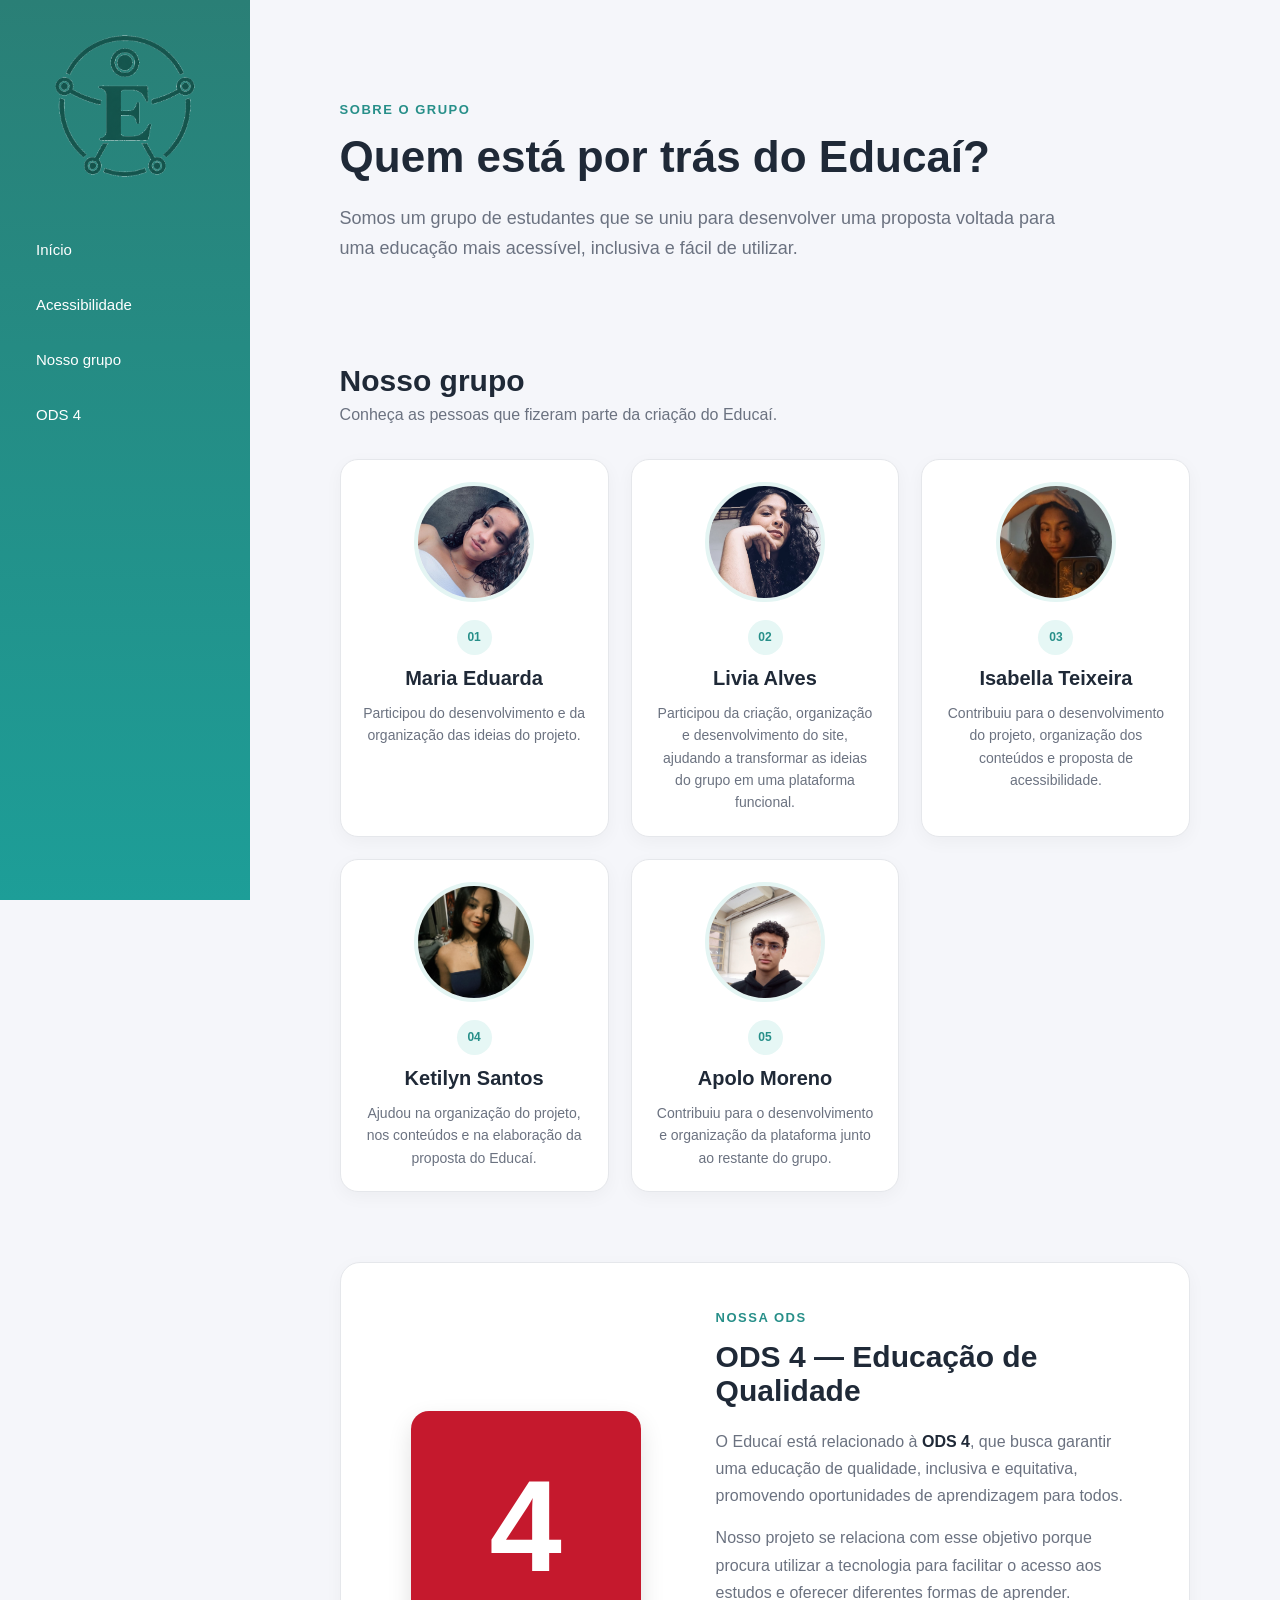
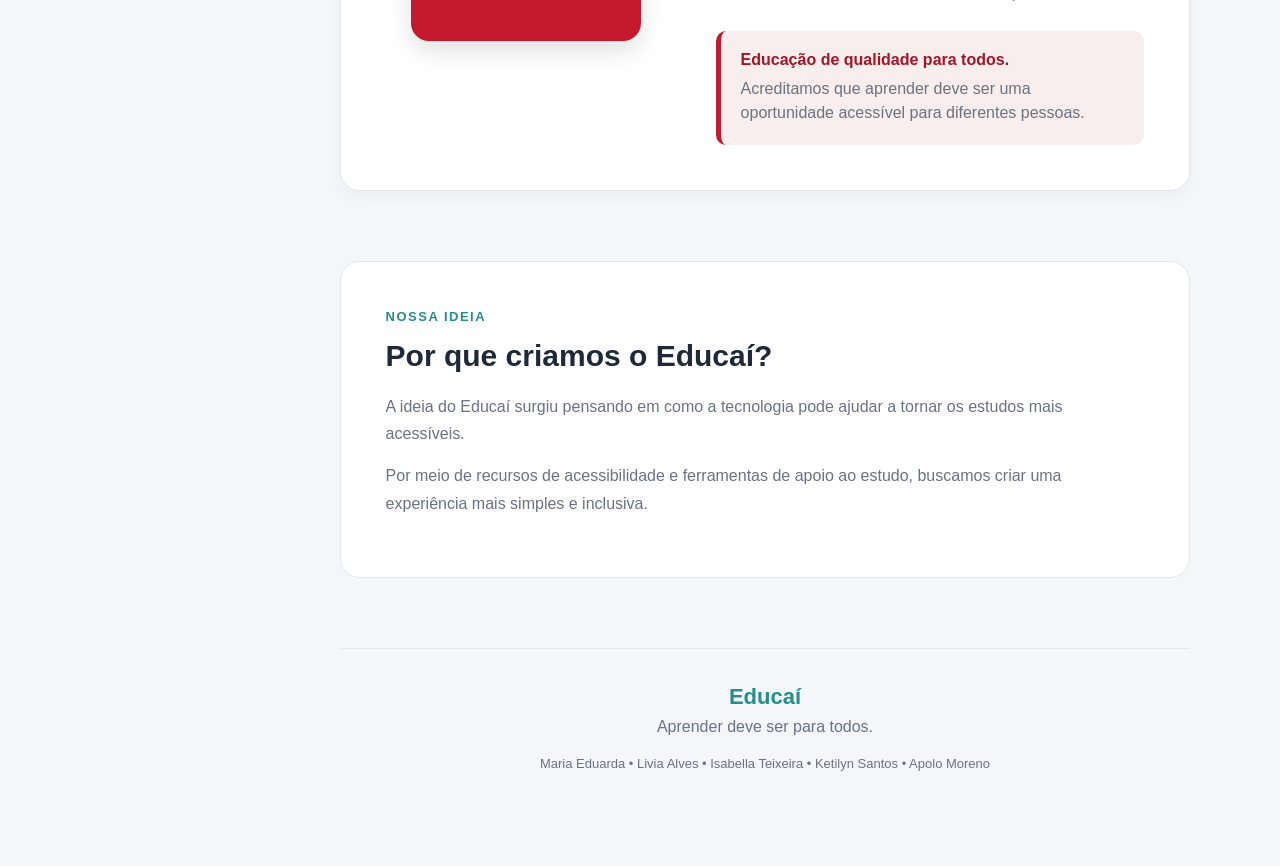
<file: sobre.html>
<!DOCTYPE html>
<html lang="pt-br">
<head>
    <meta charset="UTF-8">
    <meta name="viewport" content="width=device-width, initial-scale=1.0">

    <title>Sobre o Grupo - Educaí</title>

    <link rel="icon" href="img/flavicon.png">
    <link rel="stylesheet" href="css/grupo.css">
</head>

<body>

    <!-- MENU -->
    <aside class="sidebar">

        <div class="logo-area">
            <img src="img/logo/logo.png" alt="Logo Educaí">
        </div>

        <nav>
            <a href="index.html">Início</a>
            <a href="acessibilidade.html">Acessibilidade</a>
            <a href="#grupo">Nosso grupo</a>
            <a href="#ods">ODS 4</a>
        </nav>

    </aside>


    <!-- CONTEÚDO -->
    <main class="conteudo">

        <!-- APRESENTAÇÃO -->
        <section class="intro" id="grupo">

            <span class="tag">SOBRE O GRUPO</span>

            <h1>Quem está por trás do Educaí?</h1>

            <p>
                Somos um grupo de estudantes que se uniu para desenvolver
                uma proposta voltada para uma educação mais acessível,
                inclusiva e fácil de utilizar.
            </p>

        </section>


        <!-- INTEGRANTES -->
        <section class="integrantes">

            <h2>Nosso grupo</h2>

            <p class="subtitulo">
                Conheça as pessoas que fizeram parte da criação do Educaí.
            </p>


            <div class="cards">

                <!-- MARIA EDUARDA -->
                <div class="card">

                    <div class="foto">
                        <img src="img/fotoduda.jpeg" alt="Foto de Maria Eduarda">
                    </div>

                    <span class="numero">01</span>

                    <h3>Maria Eduarda</h3>

                    <p>
                        Participou do desenvolvimento e da organização
                        das ideias do projeto.
                    </p>

                </div>


                <!-- LIVIA -->
                <div class="card">

                    <div class="foto">
                        <img src="img/fotoli.jpeg" alt="Foto de Livia Alves">
                    </div>

                    <span class="numero">02</span>

                    <h3>Livia Alves</h3>

                    <p>
                        Participou da criação, organização e desenvolvimento
                        do site, ajudando a transformar as ideias do grupo
                        em uma plataforma funcional.
                    </p>

                </div>


                <!-- ISABELLA -->
                <div class="card">

                    <div class="foto">
                        <img src="img/blackfoto.jpeg" alt="Foto de Isabella Teixeira">
                    </div>

                    <span class="numero">03</span>

                    <h3>Isabella Teixeira</h3>

                    <p>
                        Contribuiu para o desenvolvimento do projeto,
                        organização dos conteúdos e proposta de acessibilidade.
                    </p>

                </div>


                <!-- KETILYN -->
                <div class="card">

                    <div class="foto">
                        <img src="img/pirifoto.jpeg" alt="Foto de Ketilyn Santos">
                    </div>

                    <span class="numero">04</span>

                    <h3>Ketilyn Santos</h3>

                    <p>
                        Ajudou na organização do projeto, nos conteúdos
                        e na elaboração da proposta do Educaí.
                    </p>

                </div>


                <!-- APOLO -->
                <div class="card">

                    <div class="foto">
                        <img src="img/apolovacas.jpeg" alt="Foto de Apolo Moreno">
                    </div>

                    <span class="numero">05</span>

                    <h3>Apolo Moreno</h3>

                    <p>
                        Contribuiu para o desenvolvimento e organização
                        da plataforma junto ao restante do grupo.
                    </p>

                </div>

            </div>

        </section>


        <!-- ODS 4 -->
        <section class="ods" id="ods">

            <div class="ods-imagem">
                <div class="ods-numero">4</div>
            </div>

            <div class="ods-texto">

                <span class="tag">NOSSA ODS</span>

                <h2>ODS 4 — Educação de Qualidade</h2>

                <p>
                    O Educaí está relacionado à <strong>ODS 4</strong>,
                    que busca garantir uma educação de qualidade,
                    inclusiva e equitativa, promovendo oportunidades
                    de aprendizagem para todos.
                </p>

                <p>
                    Nosso projeto se relaciona com esse objetivo porque
                    procura utilizar a tecnologia para facilitar o acesso
                    aos estudos e oferecer diferentes formas de aprender.
                </p>

                <div class="ods-destaque">
                    <strong>Educação de qualidade para todos.</strong>
                    <span>
                        Acreditamos que aprender deve ser uma oportunidade
                        acessível para diferentes pessoas.
                    </span>
                </div>

            </div>

        </section>


        <!-- SOBRE O PROJETO -->
        <section class="projeto">

            <span class="tag">NOSSA IDEIA</span>

            <h2>Por que criamos o Educaí?</h2>

            <p>
                A ideia do Educaí surgiu pensando em como a tecnologia
                pode ajudar a tornar os estudos mais acessíveis.
            </p>

            <p>
                Por meio de recursos de acessibilidade e ferramentas
                de apoio ao estudo, buscamos criar uma experiência
                mais simples e inclusiva.
            </p>

        </section>


        


        <!-- RODAPÉ -->
        <footer>

            <strong>Educaí</strong>

            <p>Aprender deve ser para todos.</p>

            <p class="nomes">
                Maria Eduarda • Livia Alves • Isabella Teixeira •
                Ketilyn Santos • Apolo Moreno
            </p>

        </footer>

    </main>

</body>
</html>
</file>
<file: css/style.css>
@import url('https://fonts.googleapis.com/css2?family=Fraunces:ital,wght@0,500;0,600;0,700;1,500&family=Atkinson+Hyperlegible:wght@400;700&display=swap');

:root{
  --bg:#F4F6F4;
  --surface:#FFFFFF;
  --ink:#16213E;
  --ink-soft:#445064;
  --teal:#2A7F76;
  --teal-dark:#1E5B54;
  --gold:#C98A2C;
  --line:#DDE3DE;
  --radius:16px;
  --font-scale:1;
  --shadow:0 6px 24px rgba(22,33,62,.08);
}

body.contrast{
  --bg:#000;
  --surface:#0A0A0A;
  --ink:#FFF;
  --ink-soft:#FFEB99;
  --teal:#6BE4D6;
  --teal-dark:#6BE4D6;
  --gold:#FFD166;
  --line:#FFF;
  --shadow:none;
}

*{box-sizing:border-box}
html{scroll-behavior:smooth}
body{
  margin:0;
  min-width:0;
  overflow-x:hidden;
  background:var(--bg);
  color:var(--ink);
  font-family:'Atkinson Hyperlegible',sans-serif;
  font-size:calc(17px * var(--font-scale));
  line-height:1.6;
}
img,video{max-width:100%;height:auto}
button,input{font:inherit}
h1,h2,h3{font-family:'Fraunces',serif;color:var(--ink);margin:0 0 .4em}
a{color:inherit}

.skip-link{
  position:absolute;left:-999px;top:0;background:var(--teal);color:#fff;
  padding:10px 16px;border-radius:0 0 8px 0;z-index:200
}
.skip-link:focus{left:0}

header.top{
  width:100%;
  display:flex;
  align-items:center;
  justify-content:space-between;
  gap:18px;
  padding:14px clamp(16px,5vw,56px);
  border-bottom:1px solid var(--line);
  background:var(--surface);
  position:sticky;
  top:0;
  z-index:50;
}

.logo{
  display:inline-flex;
  align-items:center;
  gap:10px;
  min-width:0;
  text-decoration:none;
  flex-shrink:0;
}
.logo-mark{
  width:44px;
  height:44px;
  display:grid;
  place-items:center;
  flex-shrink:0;
}
.logo-mark img{
  display:block;
  width:100%;
  height:100%;
  object-fit:contain;
}
.logo-text{
  font-family:'Fraunces',serif;
  font-weight:700;
  font-size:1.45rem;
  letter-spacing:.02em;
  color:var(--ink);
}

nav.top-links{
  display:flex;
  align-items:center;
  justify-content:flex-end;
  gap:4px;
  flex-wrap:wrap;
  font-weight:700;
  font-size:.95rem;
}
nav.top-links a{
  text-decoration:none;
  padding:8px 12px;
  border-radius:999px;
  border:1.5px solid transparent;
  white-space:nowrap;
}
nav.top-links a:hover,
nav.top-links a:focus-visible{border-color:var(--gold)}
nav.top-links a.active{background:var(--teal);color:#fff}

section{
  width:100%;
  max-width:1080px;
  padding:20px clamp(16px,5vw,56px) 70px;
  margin:0 auto;
}
section.narrow{max-width:820px}

.page-hero{
  padding:clamp(36px,6vw,64px) clamp(16px,5vw,56px) 34px;
  text-align:center;
  max-width:920px;
  margin:0 auto;
}
.page-hero h1{font-size:clamp(2rem,4.4vw,3.1rem);line-height:1.08}
.page-hero h1 em{font-style:normal;color:var(--teal)}
.page-hero p.lede{font-size:1.15rem;color:var(--ink-soft);max-width:640px;margin:16px auto 0}

.cta-row{
  display:flex;
  gap:14px;
  justify-content:center;
  flex-wrap:wrap;
  margin-top:28px;
}
.btn{
  font:inherit;
  font-weight:700;
  border:none;
  border-radius:999px;
  padding:14px 26px;
  cursor:pointer;
  font-size:1rem;
  text-decoration:none;
  display:inline-flex;
  align-items:center;
  justify-content:center;
  gap:8px;
  transition:transform .15s ease,box-shadow .15s ease;
}
.btn:focus-visible,button:focus-visible,a:focus-visible{
  outline:3px solid var(--gold);
  outline-offset:3px;
}
.btn-primary{background:var(--teal);color:#fff;box-shadow:var(--shadow)}
.btn-primary:hover{transform:translateY(-2px)}
.btn-ghost{background:transparent;border:2px solid var(--ink);color:var(--ink)}

.section-eyebrow{
  font-weight:700;
  color:var(--teal);
  letter-spacing:.08em;
  text-transform:uppercase;
  font-size:.8rem;
}
.section-head{text-align:center;max-width:640px;margin:0 auto 40px}
.section-head h2{font-size:clamp(1.7rem,3vw,2.3rem)}

.subjects{
  display:grid;
  grid-template-columns:repeat(auto-fit,minmax(190px,1fr));
  gap:18px;
}
.subject-card{
  background:var(--surface);
  border:1px solid var(--line);
  border-radius:var(--radius);
  padding:22px;
  text-align:left;
  cursor:pointer;
  color:var(--ink);
  box-shadow:var(--shadow);
  display:flex;
  flex-direction:column;
  gap:10px;
  text-decoration:none;
}
.subject-card:hover,.subject-card.active{border-color:var(--teal);transform:translateY(-3px)}
.subject-card .emoji{font-size:1.8rem}
.subject-card h3{font-size:1.05rem;margin:0}
.subject-card p{margin:0;font-size:.9rem;color:var(--ink-soft)}

.lesson{
  background:var(--surface);
  border:1px solid var(--line);
  border-radius:var(--radius);
  box-shadow:var(--shadow);
  overflow:hidden;
  margin-top:10px;
}
.lesson-toolbar{
  display:flex;
  flex-wrap:wrap;
  gap:8px;
  padding:16px 20px;
  background:var(--bg);
  border-bottom:1px solid var(--line);
}
.tool-btn{
  display:flex;
  align-items:center;
  gap:8px;
  font-weight:700;
  font-size:.88rem;
  background:var(--surface);
  border:1.5px solid var(--line);
  color:var(--ink);
  border-radius:999px;
  padding:9px 16px;
  cursor:pointer;
}
.tool-btn[aria-pressed="true"]{background:var(--teal);color:#fff;border-color:var(--teal)}
.tool-btn:hover{border-color:var(--teal)}
.lesson-body{
  padding:clamp(20px,4vw,36px);
  display:grid;
  gap:26px;
  grid-template-columns:1.5fr 1fr;
}
.lesson-text h3{font-size:1.5rem;margin-bottom:14px}
.lesson-text p{margin:0 0 14px}
.libras-box{
  border:2px dashed var(--teal);
  border-radius:12px;
  background:var(--bg);
  padding:22px;
  text-align:center;
  display:none;
  flex-direction:column;
  align-items:center;
  gap:10px;
}
.libras-box.show{display:flex}
.libras-box .hand{font-size:2.4rem}
video{width:100%;border-radius:12px;display:block;background:#000}
.video-wrap{position:relative}
.caption-toggle{position:absolute;bottom:10px;right:10px}

.activity{margin-top:22px;padding-top:22px;border-top:1px solid var(--line)}
.activity label{display:block;font-weight:700;margin-bottom:10px}
.activity .answer-row{display:flex;gap:10px;flex-wrap:wrap}
.activity input[type=text]{
  flex:1;
  min-width:200px;
  padding:12px 14px;
  border-radius:10px;
  border:1.5px solid var(--line);
  background:var(--surface);
  color:var(--ink);
}
.activity-feedback{margin-top:10px;font-weight:700}
.activity-feedback.ok{color:var(--teal-dark)}

.voice-search{
  display:flex;
  gap:8px;
  max-width:520px;
  margin:0 auto 8px;
  background:var(--surface);
  border:1.5px solid var(--line);
  border-radius:999px;
  padding:6px 6px 6px 18px;
}
.voice-search input{flex:1;min-width:0;border:none;background:transparent;color:var(--ink)}
.voice-search input:focus{outline:none}
.mic-btn{
  width:42px;height:42px;border-radius:50%;border:none;cursor:pointer;
  background:var(--teal);color:#fff;font-size:1.1rem;
  display:grid;place-items:center;flex-shrink:0;
}

.feature-grid{
  display:grid;
  grid-template-columns:repeat(auto-fit,minmax(260px,1fr));
  gap:18px;
}
.feature-card{
  background:var(--surface);
  border:1px solid var(--line);
  border-radius:var(--radius);
  padding:24px;
  box-shadow:var(--shadow);
  display:flex;
  flex-direction:column;
  gap:12px;
}
.feature-card .emoji{font-size:2rem}
.feature-card h3{font-size:1.15rem;margin:0}
.feature-card p{margin:0;color:var(--ink-soft);font-size:.95rem}

.team-grid{
  display:grid;
  grid-template-columns:repeat(auto-fit,minmax(200px,1fr));
  gap:16px;
}
.team-card{
  background:var(--surface);
  border:1px solid var(--line);
  border-radius:var(--radius);
  padding:20px;
  text-align:center;
  box-shadow:var(--shadow);
}
.team-avatar{
  width:64px;height:64px;border-radius:50%;margin:0 auto 12px;
  display:grid;place-items:center;
  background:linear-gradient(135deg,var(--teal),var(--gold));
  color:#fff;font-family:'Fraunces',serif;font-weight:700;font-size:1.4rem;
}
.team-card h3{font-size:1rem;margin:0 0 4px}
.team-card p{margin:0;font-size:.85rem;color:var(--ink-soft)}

.timeline{display:grid;gap:14px}
.timeline-item{display:flex;gap:14px;align-items:flex-start}
.timeline-dot{width:12px;height:12px;border-radius:50%;background:var(--teal);margin-top:6px;flex-shrink:0}
.timeline-item h4{margin:0 0 2px;font-size:1rem}
.timeline-item p{margin:0;color:var(--ink-soft);font-size:.9rem}

footer{
  margin-top:30px;
  padding:34px clamp(16px,5vw,56px);
  text-align:center;
  color:var(--ink-soft);
  font-size:.9rem;
  border-top:1px solid var(--line);
}

/* Início / Educaí */
.hero{
  max-width:1200px;
  margin:auto;
  padding:clamp(55px,8vw,90px) clamp(16px,5vw,25px);
  display:grid;
  grid-template-columns:minmax(0,1.3fr) minmax(280px,.7fr);
  gap:clamp(30px,5vw,60px);
  align-items:center;
}
.hero-texto{min-width:0}
.hero-texto .tag{
  color:var(--teal);
  font-size:13px;
  font-weight:800;
  letter-spacing:1px;
}
.hero h1{
  font-size:clamp(42px,6vw,75px);
  line-height:1.05;
  margin:15px 0;
  color:var(--ink);
}
.hero h1 span{color:var(--teal)}
.hero-texto>p{
  font-size:clamp(18px,2vw,20px);
  color:var(--ink-soft);
  max-width:650px;
}
.hero .botoes{display:flex;gap:15px;margin-top:30px;flex-wrap:wrap}
.hero-card{
  min-width:0;
  background:var(--teal);
  color:#fff;
  padding:clamp(28px,4vw,40px);
  border-radius:30px;
  box-shadow:0 20px 50px rgba(42,127,118,.20);
}
.hero-card .icone-grande{font-size:clamp(52px,6vw,70px);margin-bottom:20px}
.hero-card h2{font-size:clamp(24px,3vw,28px);color:#fff}
.hero-card p{margin:10px 0 25px;opacity:.9}
.mini-recursos{display:grid;grid-template-columns:1fr 1fr;gap:10px}
.mini-recursos span{background:rgba(255,255,255,.15);padding:10px;border-radius:8px}

.pesquisa{
  width:min(1150px,calc(100% - 32px));
  margin:0 auto 10px;
  background:var(--surface);
  padding:clamp(22px,4vw,30px);
  border-radius:20px;
  display:flex;
  justify-content:space-between;
  align-items:center;
  gap:30px;
  border:1px solid var(--line);
  box-shadow:var(--shadow);
}
.pesquisa h2{color:var(--ink);margin:0 0 4px}
.pesquisa p{color:var(--ink-soft);margin:0}
.barra-pesquisa{
  display:flex;
  flex:1;
  min-width:0;
  max-width:550px;
}
.barra-pesquisa input{
  min-width:0;
  flex:1;
  border:1px solid var(--line);
  padding:15px;
  font-size:16px;
  border-radius:10px 0 0 10px;
  outline:none;
  background:var(--surface);
  color:var(--ink);
}
.barra-pesquisa button{
  border:none;
  background:var(--teal);
  color:#fff;
  padding:0 18px;
  cursor:pointer;
  font-weight:bold;
}
.barra-pesquisa button[type=submit]{border-radius:0}
.barra-pesquisa .voz{border-radius:0 10px 10px 0}

.materias{
  max-width:1200px;
  margin:auto;
  padding:clamp(65px,9vw,100px) clamp(16px,5vw,25px) 70px;
}
.titulo-secao{text-align:center;margin-bottom:45px}
.titulo-secao span{color:var(--teal);font-size:13px;font-weight:800;letter-spacing:1px}
.titulo-secao h2{font-size:clamp(32px,4vw,40px);color:var(--ink);margin:8px 0}
.titulo-secao p{color:var(--ink-soft)}
.cards-materias{
  display:grid;
  grid-template-columns:repeat(4,minmax(0,1fr));
  gap:20px;
}
.materia{
  min-width:0;
  background:var(--surface);
  border:1px solid var(--line);
  border-radius:18px;
  padding:25px;
  transition:transform .3s,border-color .3s;
  text-decoration:none;
  color:var(--ink);
  box-shadow:var(--shadow);
}
.materia:hover{transform:translateY(-7px);border-color:var(--teal)}
.materia-icone{font-size:45px;margin-bottom:15px}
.materia h3{font-size:22px;margin:0}
.materia p{color:var(--ink-soft);margin:8px 0 20px}
.materia span{color:var(--teal);font-weight:bold}

.ods{margin-top:30px!important}

/* Tablet */
@media (max-width:900px){
  header.top{align-items:center}
  .hero{grid-template-columns:1fr;max-width:760px}
  .hero-card{max-width:620px;width:100%;margin:auto}
  .cards-materias{grid-template-columns:repeat(2,minmax(0,1fr))}
  .pesquisa{flex-direction:column;align-items:stretch}
  .barra-pesquisa{max-width:none;width:100%}
}

/* Celular */
@media (max-width:650px){
  header.top{
    padding:10px 14px;
    flex-direction:column;
    gap:8px;
  }
  .logo{justify-content:center}
  .logo-mark{width:40px;height:40px}
  .logo-text{font-size:1.3rem}
  nav.top-links{
    width:100%;
    justify-content:center;
    gap:3px;
    overflow-x:auto;
    flex-wrap:nowrap;
    padding-bottom:2px;
    scrollbar-width:none;
  }
  nav.top-links::-webkit-scrollbar{display:none}
  nav.top-links a{
    padding:7px 9px;
    font-size:.82rem;
    flex-shrink:0;
  }

  .hero{
    padding:48px 16px 55px;
    gap:32px;
  }
  .hero h1{font-size:clamp(38px,12vw,50px)}
  .hero .botoes{flex-direction:column}
  .hero .btn{width:100%}
  .hero-card{padding:26px 22px;border-radius:22px}
  .mini-recursos{grid-template-columns:1fr 1fr}

  .pesquisa{
    width:calc(100% - 24px);
    padding:20px 16px;
    border-radius:16px;
  }
  .pesquisa h2{font-size:1.35rem}
  .barra-pesquisa{
    display:grid;
    grid-template-columns:minmax(0,1fr) auto;
    gap:8px;
  }
  .barra-pesquisa input{
    grid-column:1/-1;
    width:100%;
    border-radius:10px;
  }
  .barra-pesquisa button{
    min-height:46px;
    border-radius:10px!important;
  }
  .barra-pesquisa button[type=submit]{grid-column:1}
  .barra-pesquisa .voz{grid-column:2;width:52px;padding:0}

  .materias{padding-top:60px}
  .cards-materias{grid-template-columns:1fr;gap:14px}
  .materia{padding:22px}
  .titulo-secao{margin-bottom:30px}

  .feature-grid,.team-grid{grid-template-columns:1fr}
  .lesson-body{grid-template-columns:1fr}
  .lesson-toolbar{padding:12px}
  .tool-btn{font-size:.82rem;padding:8px 12px}
  .cta-row{flex-direction:column;align-items:stretch}
  .cta-row .btn{width:100%}
  footer{padding:28px 16px}
}

/* Telas muito pequenas */
@media (max-width:380px){
  .logo-text{font-size:1.2rem}
  nav.top-links a{font-size:.77rem;padding:6px 7px}
  .hero h1{font-size:36px}
  .mini-recursos{grid-template-columns:1fr}
}
</file>
<file: css/acessibilidade.css>
* {
    margin: 0;
    padding: 0;
    box-sizing: border-box;
    font-family: Arial, Helvetica, sans-serif;
}

:root {
    --primary: #45c7cc;
    --primary-dark: #2a7f76;
    --secondary: #46c2bc;

    --background: #f5f6fa;
    --card: #ffffff;

    --text: #222222;
    --muted: #6b7280;

    --border: #e5e7eb;
}

html {
    scroll-behavior: smooth;
}

body {
    background: var(--background);
    color: var(--text);
    line-height: 1.6;
}


/* =========================
   MENU LATERAL
========================= */

.sidebar {
    position: fixed;

    left: 0;
    top: 0;

    width: 250px;
    height: 100vh;

    padding: 30px 18px;

    background: linear-gradient(
        180deg,
        #2a7f76,
        #1d9e98
    );

    color: white;

    z-index: 1000;
}


/* LOGO */

.logo {
    margin-bottom: 40px;
}

.logo a {
    display: flex;

    align-items: center;

    justify-content: center;

    gap: 10px;

    text-decoration: none;

    color: white;
}

.logo-mark {
    width: 45px;
    height: 45px;
}

.logo-mark img {
    width: 100%;
    height: 100%;

    object-fit: contain;
}

.logo-text {
    font-size: 24px;

    font-weight: bold;
}


/* MENU */

.menu {
    list-style: none;
}

.menu li {
    margin: 8px 0;
}

.menu a {
    display: block;

    padding: 12px 14px;

    border-radius: 10px;

    text-decoration: none;

    color: white;

    transition: 0.2s;
}

.menu a:hover {
    background: rgba(255, 255, 255, 0.18);

    transform: translateX(4px);
}

.menu .voltar {
    margin-top: 25px;

    border: 1px solid rgba(255,255,255,0.4);
}


/* =========================
   CONTEÚDO
========================= */

.main {
    margin-left: 250px;

    padding: 60px 7%;

    max-width: 1500px;
}


/* =========================
   INTRODUÇÃO
========================= */

.intro {
    min-height: 430px;

    display: flex;

    flex-direction: column;

    justify-content: center;

    border-bottom: 1px solid var(--border);

    margin-bottom: 80px;
}

.tag {
    display: inline-block;

    width: fit-content;

    padding: 7px 13px;

    margin-bottom: 20px;

    border-radius: 20px;

    background: rgba(69, 199, 204, 0.12);

    color: var(--primary-dark);

    font-size: 12px;

    font-weight: bold;

    letter-spacing: 1.5px;
}

.intro h1 {
    font-size: clamp(42px, 6vw, 75px);

    line-height: 1.05;

    margin-bottom: 25px;
}

.intro h1 strong {
    color: var(--primary-dark);
}

.intro p {
    max-width: 650px;

    color: var(--muted);

    font-size: 19px;
}


/* =========================
   CABEÇALHOS
========================= */

.section-header {
    display: flex;

    gap: 25px;

    align-items: flex-start;

    margin-bottom: 35px;
}

.numero {
    color: var(--primary-dark);

    font-size: 14px;

    font-weight: bold;

    padding-top: 7px;
}

.section-header h2 {
    font-size: 32px;

    margin-bottom: 7px;
}

.section-header p {
    color: var(--muted);

    max-width: 650px;
}


/* =========================
   CARDS
========================= */

.cards {
    display: grid;

    grid-template-columns:
        repeat(2, minmax(0, 1fr));

    gap: 20px;

    margin-bottom: 100px;
}

.card {
    background: var(--card);

    border: 1px solid var(--border);

    border-radius: 18px;

    padding: 28px;

    transition: 0.25s;
}

.card:hover {
    transform: translateY(-5px);

    border-color: var(--primary);

    box-shadow:
        0 12px 30px rgba(0, 0, 0, 0.07);
}

.card-number {
    width: 38px;
    height: 38px;

    display: flex;

    align-items: center;
    justify-content: center;

    border-radius: 50%;

    background: var(--primary);

    color: white;

    font-size: 14px;

    font-weight: bold;

    margin-bottom: 18px;
}

.card h3 {
    font-size: 23px;

    margin-bottom: 10px;
}

.card > p {
    color: var(--muted);

    margin-bottom: 20px;
}

.como-funciona {
    padding: 17px;

    border-left: 4px solid var(--primary);

    border-radius: 7px;

    background: rgba(69, 199, 204, 0.08);
}

.como-funciona strong {
    display: block;

    margin-bottom: 5px;

    color: var(--primary-dark);
}

.como-funciona p {
    color: var(--muted);

    font-size: 14px;
}


/* =========================
   COMO FOI FEITO
========================= */

.como-section {
    margin-bottom: 90px;
}

.tecnologias {
    display: grid;

    grid-template-columns:
        repeat(3, 1fr);

    gap: 20px;
}

.tecnologia {
    background: var(--card);

    border: 1px solid var(--border);

    border-radius: 18px;

    padding: 30px;
}

.tecnologia span {
    display: block;

    margin-bottom: 15px;

    font-size: 24px;

    font-weight: bold;

    color: var(--primary-dark);
}

.tecnologia p {
    color: var(--muted);
}


/* =========================
   DESTAQUE
========================= */

.destaque {
    display: grid;

    grid-template-columns: 1fr 1fr;

    gap: 50px;

    align-items: center;

    padding: 55px;

    margin-bottom: 80px;

    border-radius: 22px;

    background:
        linear-gradient(
            135deg,
            #dff8f7,
            #eefafa
        );
}

.destaque h2 {
    font-size: 42px;

    line-height: 1.1;
}

.destaque p {
    color: #526568;

    font-size: 17px;
}


/* =========================
   RODAPÉ
========================= */

footer {
    padding: 35px 0;

    text-align: center;

    color: var(--muted);

    border-top: 1px solid var(--border);
}

footer strong {
    color: var(--primary-dark);

    font-size: 20px;
}

footer p {
    margin: 5px 0 15px;
}

footer span {
    font-size: 13px;
}


/* =========================
   RESPONSIVIDADE
========================= */

@media (max-width: 900px) {

    .sidebar {
        width: 210px;
    }

    .main {
        margin-left: 210px;

        padding: 40px 5%;
    }

    .cards {
        grid-template-columns: 1fr;
    }

    .tecnologias {
        grid-template-columns: 1fr;
    }

    .destaque {
        grid-template-columns: 1fr;

        padding: 35px;
    }
}


@media (max-width: 650px) {

    .sidebar {
        position: relative;

        width: 100%;

        height: auto;

        padding: 20px;
    }

    .logo {
        margin-bottom: 20px;
    }

    .menu {
        display: flex;

        flex-wrap: wrap;

        gap: 5px;
    }

    .menu li {
        margin: 0;
    }

    .menu a {
        font-size: 13px;

        padding: 8px 10px;
    }

    .menu .voltar {
        margin-top: 0;
    }

    .main {
        margin-left: 0;

        padding: 30px 20px;
    }

    .intro {
        min-height: 350px;

        margin-bottom: 50px;
    }

    .intro h1 {
        font-size: 45px;
    }

    .section-header h2 {
        font-size: 26px;
    }

    .destaque h2 {
        font-size: 32px;
    }
}
</file>
<file: css/grupo.css>
* {
    margin: 0;
    padding: 0;
    box-sizing: border-box;
}

html {
    scroll-behavior: smooth;
}

body {
    font-family: Arial, Helvetica, sans-serif;
    background: #f5f6fa;
    color: #222;
}


/* MENU LATERAL */

.sidebar {
    position: fixed;
    left: 0;
    top: 0;

    width: 250px;
    height: 100vh;

    background: linear-gradient(180deg, #2a7f76, #1d9e98);

    padding: 30px 20px;

    z-index: 10;
}

.logo-area {
    display: flex;
    justify-content: center;

    margin-bottom: 45px;
}

.logo-area img {
    width: 150px;
}

.sidebar nav {
    display: flex;
    flex-direction: column;
    gap: 10px;
}

.sidebar nav a {
    color: white;
    text-decoration: none;

    padding: 14px 16px;

    border-radius: 10px;

    font-size: 15px;

    transition: 0.3s;
}

.sidebar nav a:hover {
    background: rgba(255, 255, 255, 0.15);
    transform: translateX(4px);
}


/* CONTEÚDO */

.conteudo {
    margin-left: 250px;
    padding: 60px 7%;
}


/* INTRO */

.intro {
    max-width: 850px;
    padding: 40px 0 70px;
}

.tag {
    display: inline-block;

    color: #278f89;

    font-size: 13px;
    font-weight: bold;

    letter-spacing: 1.5px;

    margin-bottom: 15px;
}

.intro h1 {
    font-size: 44px;
    line-height: 1.15;

    color: #1f2937;

    margin-bottom: 20px;
}

.intro p {
    font-size: 18px;
    line-height: 1.7;

    color: #6b7280;

    max-width: 720px;
}


/* INTEGRANTES */

.integrantes {
    padding: 30px 0 70px;
}

.integrantes h2 {
    font-size: 30px;
    color: #1f2937;

    margin-bottom: 8px;
}

.subtitulo {
    color: #6b7280;
    margin-bottom: 35px;
}


/* CARDS */

.cards {
    display: grid;

    grid-template-columns: repeat(3, 1fr);

    gap: 22px;
}


.card {
    background: white;

    border: 1px solid #e5e7eb;

    border-radius: 18px;

    padding: 22px;

    text-align: center;

    box-shadow: 0 5px 18px rgba(0, 0, 0, 0.04);

    transition: 0.3s;
}

.card:hover {
    transform: translateY(-6px);

    box-shadow: 0 12px 25px rgba(0, 0, 0, 0.08);
}


/* FOTO */

.foto {
    width: 120px;
    height: 120px;

    margin: 0 auto 18px;

    border-radius: 50%;

    overflow: hidden;

    border: 4px solid #e4f5f3;

    background: #e8f8f6;

    display: flex;
    align-items: center;
    justify-content: center;
}

.foto img {
    width: 100%;
    height: 100%;

    object-fit: cover;

    display: block;
}


/* NÚMERO */

.numero {
    display: block;

    width: 35px;
    height: 35px;

    line-height: 35px;

    margin: 0 auto 12px;

    border-radius: 50%;

    background: #e6f7f5;

    color: #278f89;

    font-size: 12px;
    font-weight: bold;
}


/* NOME */

.card h3 {
    font-size: 20px;

    color: #1f2937;

    margin-bottom: 12px;
}

.card p {
    color: #6b7280;

    font-size: 14px;

    line-height: 1.6;
}


/* ODS 4 */

.ods {
    display: grid;

    grid-template-columns: 280px 1fr;

    gap: 50px;

    align-items: center;

    background: white;

    border: 1px solid #e5e7eb;

    border-radius: 20px;

    padding: 45px;

    margin-bottom: 70px;

    box-shadow: 0 5px 18px rgba(0, 0, 0, 0.04);
}


/* QUADRADO DA ODS */

.ods-imagem {
    width: 230px;
    height: 230px;

    border-radius: 18px;

    background: #c5192d;

    display: flex;
    align-items: center;
    justify-content: center;

    margin: auto;

    box-shadow: 0 10px 25px rgba(0, 0, 0, 0.12);
}

.ods-numero {
    color: white;

    font-size: 130px;

    font-weight: bold;

    line-height: 1;
}


/* TEXTO ODS */

.ods-texto h2 {
    font-size: 30px;

    color: #1f2937;

    margin-bottom: 20px;
}

.ods-texto p {
    color: #6b7280;

    line-height: 1.7;

    margin-bottom: 15px;
}

.ods-texto strong {
    color: #1f2937;
}


/* DESTAQUE ODS */

.ods-destaque {
    display: flex;

    flex-direction: column;

    gap: 8px;

    margin-top: 25px;

    padding: 20px;

    background: #f8eeee;

    border-left: 5px solid #c5192d;

    border-radius: 10px;
}

.ods-destaque strong {
    color: #a31527;
}

.ods-destaque span {
    color: #6b7280;

    line-height: 1.5;
}


/* PROJETO */

.projeto {
    background: white;

    border-radius: 20px;

    border: 1px solid #e5e7eb;

    padding: 45px;

    margin-bottom: 70px;
}

.projeto h2 {
    font-size: 30px;

    color: #1f2937;

    margin-bottom: 20px;
}

.projeto p {
    max-width: 800px;

    color: #6b7280;

    line-height: 1.7;

    margin-bottom: 15px;
}


/* EQUIPE */

.equipe {
    text-align: center;

    max-width: 800px;

    margin: 0 auto 80px;
}

.equipe h2 {
    font-size: 30px;

    color: #1f2937;

    margin-bottom: 18px;
}

.equipe p {
    color: #6b7280;

    line-height: 1.7;
}

.frase {
    margin-top: 30px;

    padding: 28px;

    background: #2a9d95;

    color: white;

    border-radius: 15px;

    font-size: 21px;

    font-weight: bold;
}


/* RODAPÉ */

footer {
    text-align: center;

    border-top: 1px solid #e5e7eb;

    padding: 35px 10px;
}

footer strong {
    color: #278f89;

    font-size: 22px;
}

footer p {
    color: #6b7280;

    margin-top: 8px;
}

footer .nomes {
    font-size: 13px;

    margin-top: 20px;
}


/* RESPONSIVO */

@media (max-width: 1050px) {

    .cards {
        grid-template-columns: repeat(2, 1fr);
    }

    .ods {
        grid-template-columns: 1fr;
        text-align: center;
    }

    .ods-destaque {
        text-align: left;
    }
}


@media (max-width: 750px) {

    .sidebar {
        position: relative;

        width: 100%;
        height: auto;

        padding: 20px;
    }

    .logo-area {
        margin-bottom: 20px;
    }

    .sidebar nav {
        flex-direction: row;

        flex-wrap: wrap;

        justify-content: center;
    }

    .conteudo {
        margin-left: 0;

        padding: 35px 5%;
    }

    .intro h1 {
        font-size: 34px;
    }

    .cards {
        grid-template-columns: 1fr;
    }

    .ods {
        padding: 30px 20px;
    }

    .projeto {
        padding: 30px 25px;
    }
}


@media (max-width: 450px) {

    .intro h1 {
        font-size: 29px;
    }

    .ods-imagem {
        width: 190px;
        height: 190px;
    }

    .ods-numero {
        font-size: 105px;
    }

    .frase {
        font-size: 18px;
    }
}
</file>
